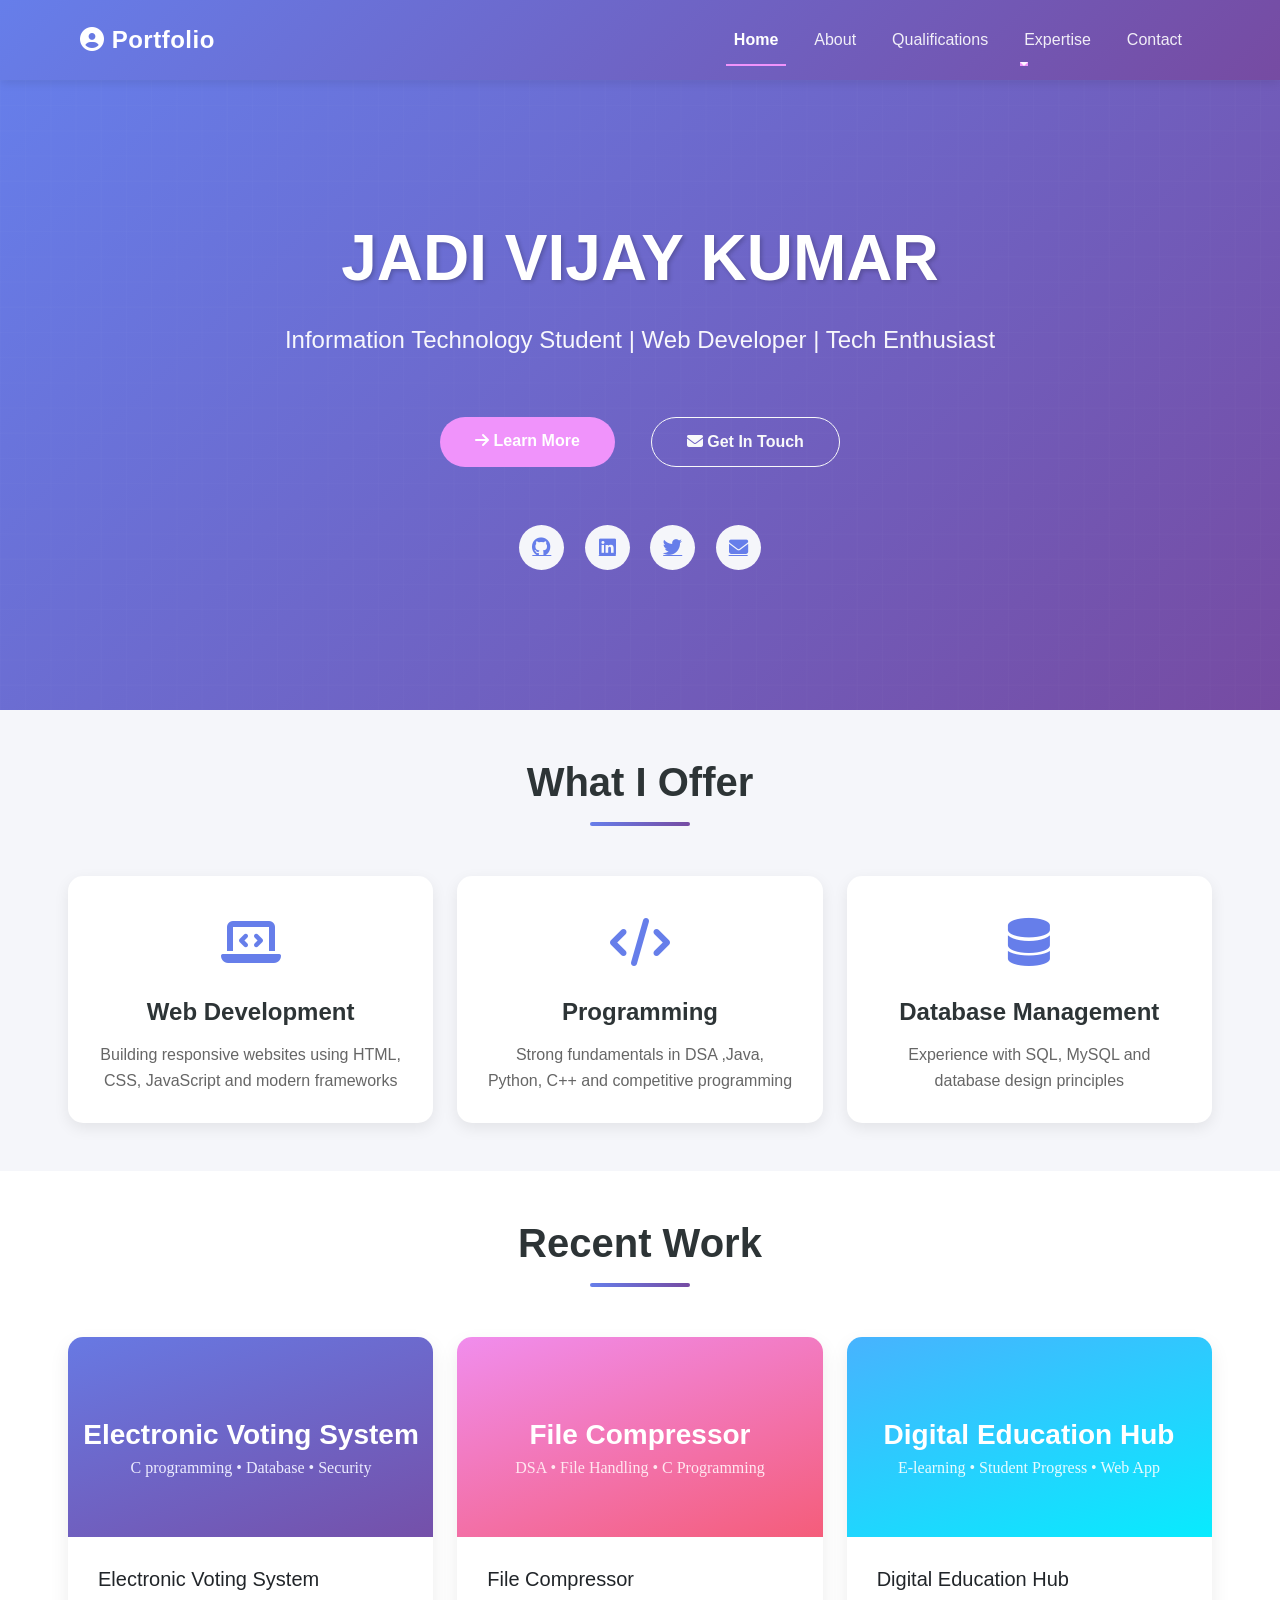
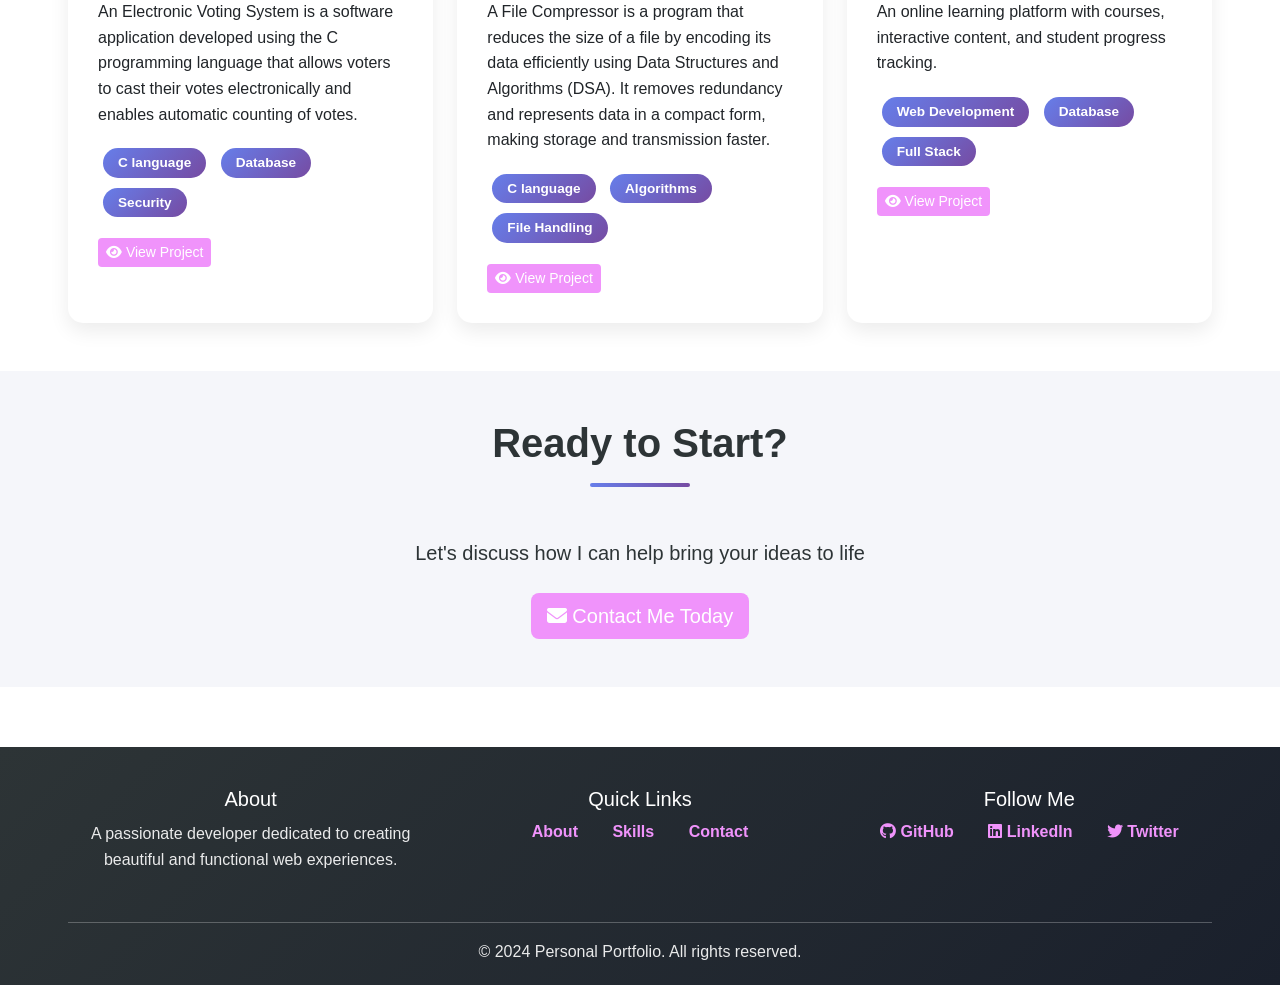
<file: index.html>
<!DOCTYPE html>
<html lang="en">

<head>
  <meta charset="UTF-8">
  <meta name="viewport" content="width=device-width, initial-scale=1.0">
  <meta name="description" content="Professional Portfolio Website - Showcase your skills and projects">
  <meta name="author" content="Portfolio">
  <title>Home - Personal Portfolio</title>

  <!-- Bootstrap 5 CSS -->
  <link href="https://cdn.jsdelivr.net/npm/bootstrap@5.3.0/dist/css/bootstrap.min.css" rel="stylesheet">

  <!-- Font Awesome for Icons -->
  <link rel="stylesheet" href="https://cdnjs.cloudflare.com/ajax/libs/font-awesome/6.4.0/css/all.min.css">

  <!-- Custom CSS -->
  <link rel="stylesheet" href="css/style.css">

  <style>
    .feature-box {
      text-align: center;
      padding: 30px;
      border-radius: 15px;
      background: white;
      box-shadow: 0 5px 15px rgba(0, 0, 0, 0.08);
      transition: all 0.3s ease;
    }

    .feature-box:hover {
      transform: translateY(-10px);
      box-shadow: 0 15px 30px rgba(0, 0, 0, 0.15);
    }

    .feature-icon {
      font-size: 3rem;
      color: var(--primary-color);
      margin-bottom: 15px;
    }

    .feature-box h4 {
      color: var(--dark-color);
      font-weight: 700;
      margin: 15px 0;
    }

    .feature-box p {
      color: #666;
      margin: 0;
    }

    .stats-section {
      background: linear-gradient(135deg, var(--primary-color) 0%, var(--secondary-color) 100%);
      color: white;
      padding: 60px 20px;
    }

    .stat-item {
      text-align: center;
      margin: 20px 0;
    }

    .stat-number {
      font-size: 2.5rem;
      font-weight: 700;
      margin-bottom: 10px;
    }

    .stat-label {
      font-size: 1.1rem;
      opacity: 0.9;
    }
  </style>
</head>

<body>

  <!-- Navigation Bar -->
  <nav class="navbar navbar-expand-lg navbar-dark sticky-top">
    <div class="container-fluid px-lg-5">
      <a class="navbar-brand" href="index.html">
        <i class="fas fa-user-circle"></i> Portfolio
      </a>
      <button class="navbar-toggler" type="button" data-bs-toggle="collapse" data-bs-target="#navbarNav"
        aria-controls="navbarNav" aria-expanded="false" aria-label="Toggle navigation">
        <span class="navbar-toggler-icon"></span>
      </button>
      <div class="collapse navbar-collapse" id="navbarNav">
        <ul class="navbar-nav ms-auto">
          <li class="nav-item">
            <a class="nav-link active" aria-current="page" href="index.html">Home</a>
          </li>
          <li class="nav-item">
            <a class="nav-link" href="about.html">About</a>
          </li>
          <li class="nav-item">
            <a class="nav-link" href="qualifications.html">Qualifications</a>
          </li>
          <li class="nav-item dropdown">
            <a class="nav-link dropdown-toggle" href="#" id="navbarDropdown" role="button" data-bs-toggle="dropdown"
              aria-expanded="false">
              Expertise
            </a>
            <ul class="dropdown-menu" aria-labelledby="navbarDropdown">
              <li><a class="dropdown-item" href="skills.html">Skills</a></li>
              <li><a class="dropdown-item" href="certifications.html">Certifications</a></li>
            </ul>
          </li>
          <li class="nav-item">
            <a class="nav-link" href="contact.html">Contact</a>
          </li>
        </ul>
      </div>
    </div>
  </nav>

  <!-- Hero Section -->
  <section class="hero">
    <div class="hero-content">
      <h1 class="display-3 fw-bold mb-4">JADI VIJAY KUMAR</h1>
      <p class="lead mb-5">Information Technology Student | Web Developer | Tech Enthusiast</p>
      <div class="d-flex flex-wrap justify-content-center gap-3">
        <a href="about.html" class="btn btn-primary btn-lg">
          <i class="fas fa-arrow-right"></i> Learn More
        </a>
        <a href="contact.html" class="btn btn-outline-light btn-lg">
          <i class="fas fa-envelope"></i> Get In Touch
        </a>
      </div>

      <!-- Social Links -->
      <div class="social-links mt-5">
        <a href="https://github.com/vijaykumar352" class="social-icon" data-bs-toggle="tooltip" title="GitHub" data-bs-toggle="tooltip" title="GitHub">
          <i class="fab fa-github"></i>
        </a>
        <a href="https://www.linkedin.com/in/jadi-vijaykumar-2a01b6332?utm_source=share_via&utm_content=profile&utm_medium=member_android" class="social-icon" data-bs-toggle="tooltip" title="LinkedIn" data-bs-toggle="tooltip" title="LinkedIn">
          <i class="fab fa-linkedin"></i>
        </a>
        <a href="#" data-bs-toggle="tooltip" title="Twitter">
          <i class="fab fa-twitter"></i>
        </a>
        <a href="#" data-bs-toggle="tooltip" title="Email">
          <i class="fas fa-envelope"></i>
        </a>
      </div>
    </div>
  </section>

  <!-- Features Section -->
  <section class="py-5" style="background: #f5f6fa;">
    <div class="container-fluid px-lg-5">
      <h2 class="section-title">What I Offer</h2>
      <div class="row g-4">
        <div class="col-md-6 col-lg-4">
          <div class="feature-box">
            <div class="feature-icon">
              <i class="fas fa-laptop-code"></i>
            </div>
            <h4>Web Development</h4>
            <p>Building responsive websites using HTML, CSS, JavaScript and modern frameworks</p>
          </div>
        </div>
        <div class="col-md-6 col-lg-4">
          <div class="feature-box">
            <div class="feature-icon">
              <i class="fas fa-code"></i>
            </div>
            <h4>Programming</h4>
            <p>Strong fundamentals in DSA ,Java, Python, C++ and competitive programming</p>
          </div>
        </div>
        <div class="col-md-6 col-lg-4">
          <div class="feature-box">
            <div class="feature-icon">
              <i class="fas fa-database"></i>
            </div>
            <h4>Database Management</h4>
            <p>Experience with SQL, MySQL and database design principles</p>
          </div>
        </div>
      </div>
    </div>
  </section>

  <!-- Recent Work Section -->
  <section class="py-5">
    <div class="container-fluid px-lg-5">
      <h2 class="section-title">Recent Work</h2>
      <div class="row g-4">
        <div class="col-md-6 col-lg-4">
          <div class="card">
            <img src="assets/images/electronic-voting-system.svg" alt="Electronic Voting System" class="project-img">
            <div class="card-body">
              <h5 class="card-title">Electronic Voting System</h5>
              <p class="card-text">An Electronic Voting System is a software application developed using the C programming language that allows voters to cast their votes electronically and enables automatic counting of votes.</p>
              <div class="mb-3">
                <span class="badge badge-primary">C language</span>
                <span class="badge badge-primary">Database</span>
                <span class="badge badge-primary">Security</span>
              </div>
              <a href="#" class="btn btn-primary btn-sm">
                <i class="fas fa-eye"></i> View Project
              </a>
            </div>
          </div>
        </div>
        <div class="col-md-6 col-lg-4">
          <div class="card">
            <img src="assets/images/file-compressor.svg" alt="File Compressor" class="project-img">
            <div class="card-body">
              <h5 class="card-title">File Compressor</h5>
              <p class="card-text">A File Compressor is a program that reduces the size of a file by encoding its data efficiently using Data Structures and Algorithms (DSA). It removes redundancy and represents data in a compact form, making storage and transmission faster.</p>
              <div class="mb-3">
                <span class="badge badge-primary">C language</span>
                <span class="badge badge-primary">Algorithms</span>
                <span class="badge badge-primary">File Handling</span>
              </div>
              <a href="#" class="btn btn-primary btn-sm">
                <i class="fas fa-eye"></i> View Project
              </a>
            </div>
          </div>
        </div>
        <div class="col-md-6 col-lg-4">
          <div class="card">
            <img src="assets/images/digital-education-hub.svg" alt="Digital Education Hub" class="project-img">
            <div class="card-body">
              <h5 class="card-title">Digital Education Hub</h5>
              <p class="card-text">An online learning platform with courses, interactive content, and student progress tracking.</p>
              <div class="mb-3">
                <span class="badge badge-primary">Web Development</span>
                <span class="badge badge-primary">Database</span>
                <span class="badge badge-primary">Full Stack</span>
              </div>
              <a href="#" class="btn btn-primary btn-sm">
                <i class="fas fa-eye"></i> View Project
              </a>
            </div>
          </div>
        </div>
      </div>
    </div>
  </section>

  <!-- Call to Action Section -->
  <section class="py-5" style="background: #f5f6fa;">
    <div class="container-fluid px-lg-5 text-center">
      <h2 class="section-title">Ready to Start?</h2>
      <p class="fs-5 mb-4">Let's discuss how I can help bring your ideas to life</p>
      <a href="contact.html" class="btn btn-primary btn-lg">
        <i class="fas fa-envelope"></i> Contact Me Today
      </a>
    </div>
  </section>

  <!-- Footer -->
  <footer>
    <div class="container-fluid px-lg-5">
      <div class="row mb-4">
        <div class="col-md-4 mb-3">
          <h5>About</h5>
          <p>A passionate developer dedicated to creating beautiful and functional web experiences.</p>
        </div>
        <div class="col-md-4 mb-3">
          <h5>Quick Links</h5>
          <div class="footer-links">
            <a href="about.html">About</a>
            <a href="skills.html">Skills</a>
            <a href="contact.html">Contact</a>
          </div>
        </div>
        <div class="col-md-4 mb-3">
          <h5>Follow Me</h5>
          <div class="footer-links">
            <a href="https://github.com/vijaykumar352" class="social-icon" data-bs-toggle="tooltip" title="GitHub">
              <i class="fab fa-github"></i> GitHub
            </a>
            <a href="https://www.linkedin.com/in/jadi-vijaykumar-2a01b6332?utm_source=share_via&utm_content=profile&utm_medium=member_android" class="social-icon" data-bs-toggle="tooltip" title="LinkedIn">
              <i class="fab fa-linkedin"></i> LinkedIn
            </a>
            <a href="#"><i class="fab fa-twitter"></i> Twitter</a>
          </div>
        </div>
      </div>
      <hr>
      <p class="mb-0">&copy; 2024 Personal Portfolio. All rights reserved.</p>
    </div>
  </footer>

  <!-- Bootstrap 5 JS Bundle -->
  <script src="https://cdn.jsdelivr.net/npm/bootstrap@5.3.0/dist/js/bootstrap.bundle.min.js"></script>

  <!-- Custom JS -->
  <script src="js/script.js"></script>

</body>

</html>
</file>
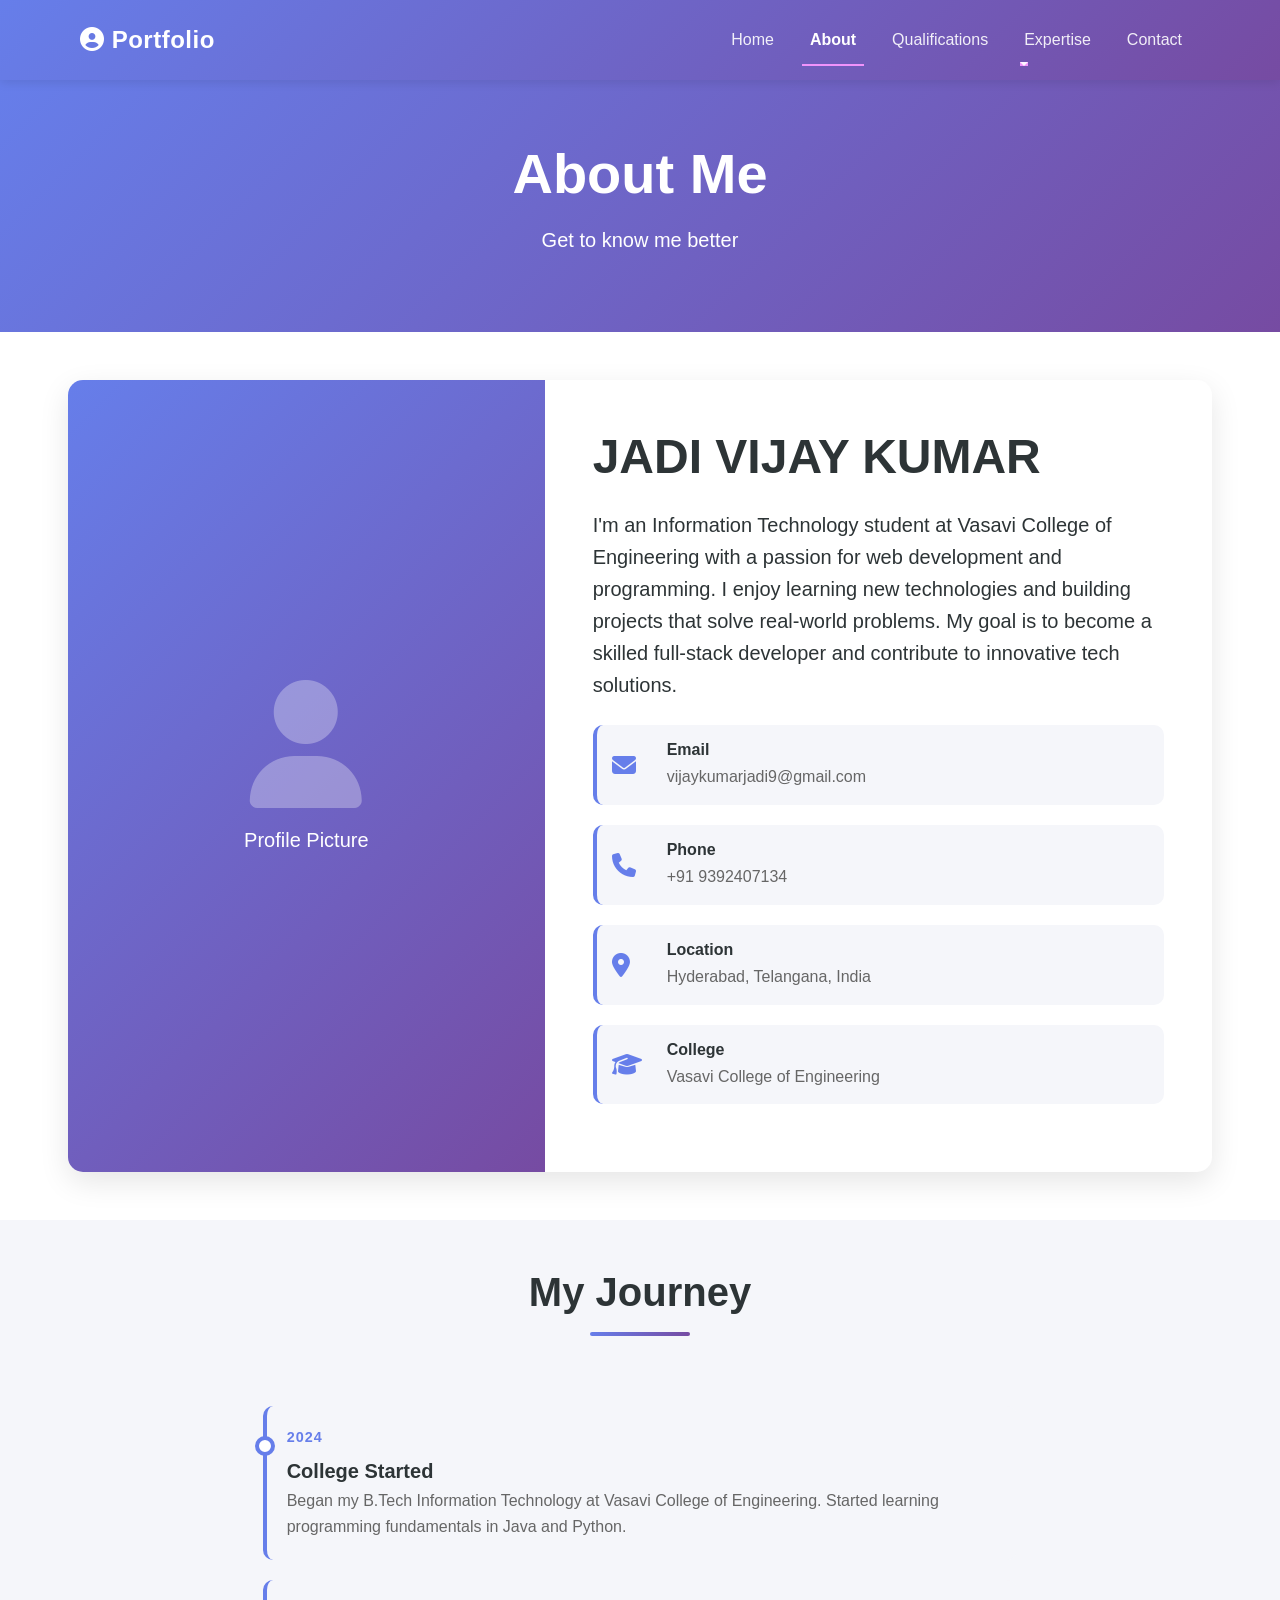
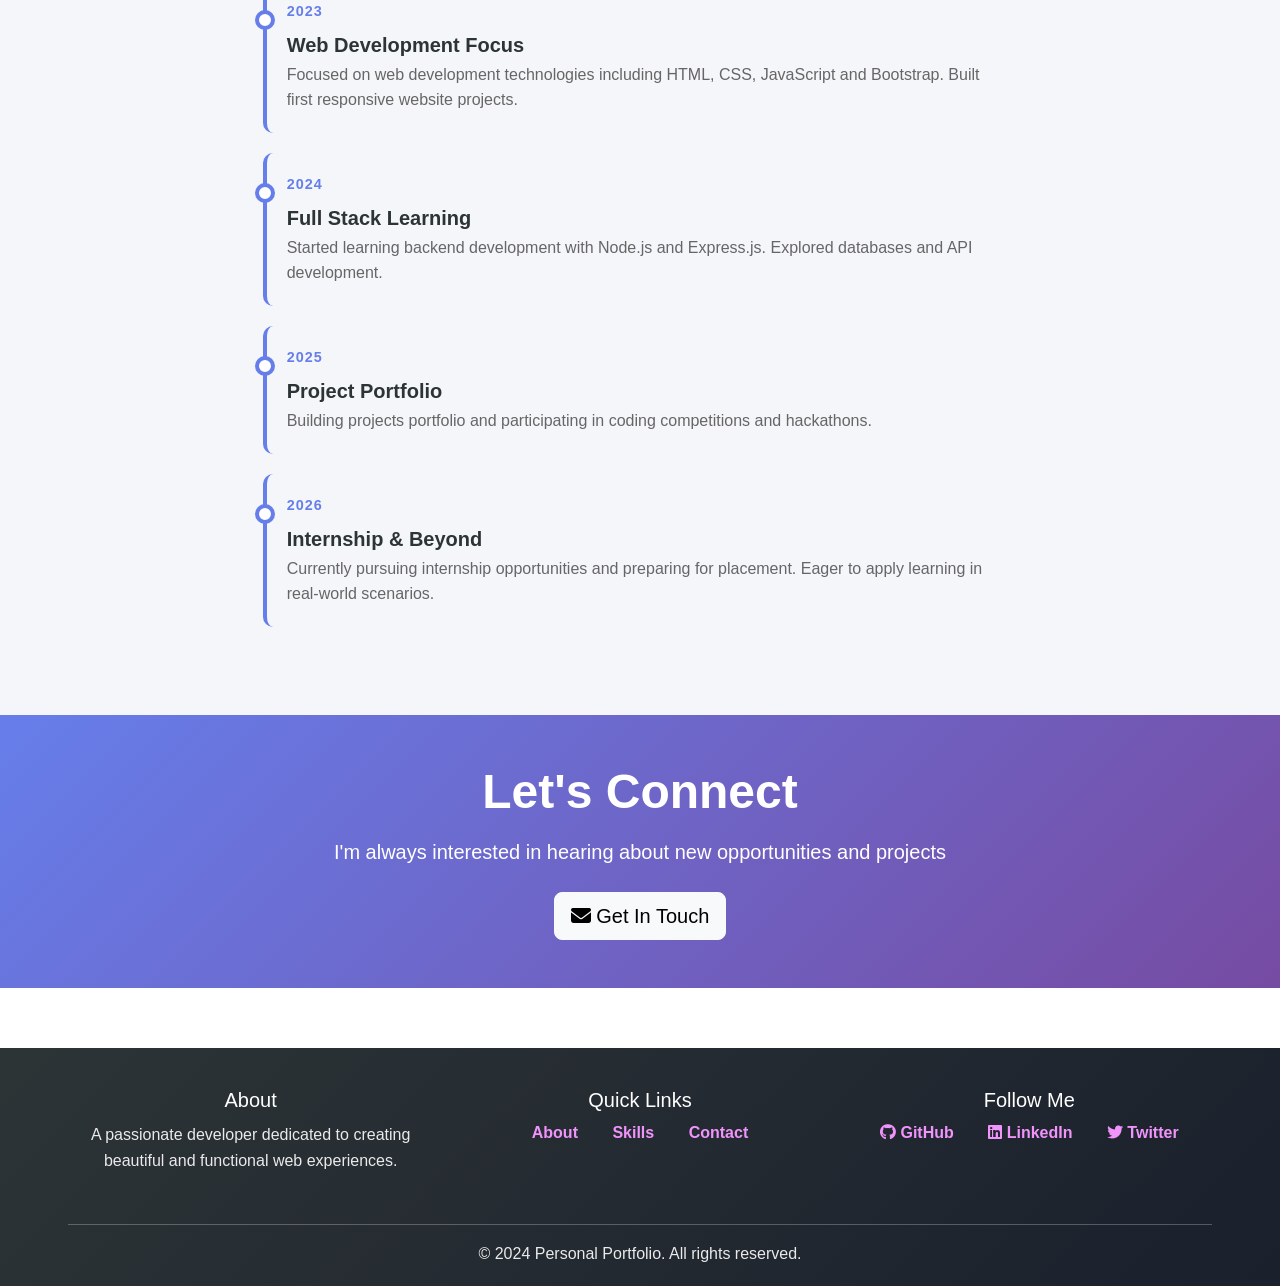
<file: about.html>
<!DOCTYPE html>
<html lang="en">

<head>
  <meta charset="UTF-8">
  <meta name="viewport" content="width=device-width, initial-scale=1.0">
  <meta name="description" content="About Me - Professional Portfolio">
  <title>About - Personal Portfolio</title>

  <!-- Bootstrap 5 CSS -->
  <link href="https://cdn.jsdelivr.net/npm/bootstrap@5.3.0/dist/css/bootstrap.min.css" rel="stylesheet">

  <!-- Font Awesome for Icons -->
  <link rel="stylesheet" href="https://cdnjs.cloudflare.com/ajax/libs/font-awesome/6.4.0/css/all.min.css">

  <!-- Custom CSS -->
  <link rel="stylesheet" href="css/style.css">

  <style>
    .about-container {
      background: white;
      border-radius: 15px;
      overflow: hidden;
      box-shadow: 0 10px 30px rgba(0, 0, 0, 0.1);
    }

    .about-image {
      background: linear-gradient(135deg, var(--primary-color) 0%, var(--secondary-color) 100%);
      display: flex;
      align-items: center;
      justify-content: center;
      min-height: 400px;
    }

    .profile-detail {
      display: flex;
      align-items: center;
      margin: 20px 0;
      padding: 15px;
      background: var(--light-color);
      border-radius: 10px;
      border-left: 4px solid var(--primary-color);
    }

    .profile-detail i {
      font-size: 1.5rem;
      color: var(--primary-color);
      min-width: 40px;
      margin-right: 15px;
    }

    .profile-detail-content h6 {
      font-weight: 700;
      color: var(--dark-color);
      margin: 0 0 5px 0;
    }

    .profile-detail-content p {
      color: #666;
      margin: 0;
    }

    .about-text h3 {
      color: var(--dark-color);
      font-weight: 700;
      margin-bottom: 20px;
    }

    .timeline {
      position: relative;
      padding: 20px 0;
    }

    .timeline-item {
      padding: 20px;
      margin-bottom: 20px;
      background: var(--light-color);
      border-radius: 10px;
      border-left: 4px solid var(--primary-color);
      position: relative;
    }

    .timeline-item::before {
      content: '';
      position: absolute;
      left: -12px;
      top: 30px;
      width: 20px;
      height: 20px;
      background: white;
      border: 4px solid var(--primary-color);
      border-radius: 50%;
    }

    .timeline-year {
      color: var(--primary-color);
      font-weight: 700;
      font-size: 0.9rem;
      text-transform: uppercase;
      letter-spacing: 1px;
    }

    .timeline-item h5 {
      color: var(--dark-color);
      font-weight: 700;
      margin: 10px 0 5px 0;
    }

    .timeline-item p {
      color: #666;
      margin: 0;
    }

    .interests-grid {
      display: grid;
      grid-template-columns: repeat(auto-fit, minmax(150px, 1fr));
      gap: 20px;
      margin-top: 30px;
    }

    .interest-item {
      text-align: center;
      padding: 20px;
      background: var(--light-color);
      border-radius: 10px;
      transition: all 0.3s ease;
    }

    .interest-item:hover {
      background: linear-gradient(135deg, var(--primary-color) 0%, var(--secondary-color) 100%);
      color: white;
      transform: translateY(-5px);
    }

    .interest-item i {
      font-size: 2rem;
      margin-bottom: 10px;
      display: block;
    }

    .interest-item p {
      margin: 0;
      font-weight: 600;
    }
  </style>
</head>

<body>

  <!-- Navigation Bar -->
  <nav class="navbar navbar-expand-lg navbar-dark sticky-top">
    <div class="container-fluid px-lg-5">
      <a class="navbar-brand" href="index.html">
        <i class="fas fa-user-circle"></i> Portfolio
      </a>
      <button class="navbar-toggler" type="button" data-bs-toggle="collapse" data-bs-target="#navbarNav"
        aria-controls="navbarNav" aria-expanded="false" aria-label="Toggle navigation">
        <span class="navbar-toggler-icon"></span>
      </button>
      <div class="collapse navbar-collapse" id="navbarNav">
        <ul class="navbar-nav ms-auto">
          <li class="nav-item">
            <a class="nav-link" href="index.html">Home</a>
          </li>
          <li class="nav-item">
            <a class="nav-link active" href="about.html">About</a>
          </li>
          <li class="nav-item">
            <a class="nav-link" href="qualifications.html">Qualifications</a>
          </li>
          <li class="nav-item dropdown">
            <a class="nav-link dropdown-toggle" href="#" id="navbarDropdown" role="button" data-bs-toggle="dropdown"
              aria-expanded="false">
              Expertise
            </a>
            <ul class="dropdown-menu" aria-labelledby="navbarDropdown">
              <li><a class="dropdown-item" href="skills.html">Skills</a></li>
              <li><a class="dropdown-item" href="certifications.html">Certifications</a></li>
            </ul>
          </li>
          <li class="nav-item">
            <a class="nav-link" href="contact.html">Contact</a>
          </li>
        </ul>
      </div>
    </div>
  </nav>

  <!-- Page Header -->
  <div style="background: linear-gradient(135deg, var(--primary-color) 0%, var(--secondary-color) 100%); color: white; padding: 60px 20px; text-align: center;">
    <h1 class="display-4 fw-bold mb-3">About Me</h1>
    <p class="lead">Get to know me better</p>
  </div>

  <!-- Main Content -->
  <section class="py-5">
    <div class="container-fluid px-lg-5">
      <div class="about-container">
        <div class="row g-0">
          <!-- Left Side - Image -->
          <div class="col-lg-5 about-image">
            <div class="text-center text-white">
              <i class="fas fa-user" style="font-size: 8rem; opacity: 0.3;"></i>
              <p class="mt-3 fs-5">Profile Picture</p>
            </div>
          </div>

          <!-- Right Side - Content -->
          <div class="col-lg-7 p-5 about-text">
            <h2 class="display-5 fw-bold mb-4">JADI VIJAY KUMAR</h2>
            <p class="fs-5 mb-4">
              I'm an Information Technology student at Vasavi College of Engineering with a passion for web development 
              and programming. I enjoy learning new technologies and building projects that solve real-world problems. 
              My goal is to become a skilled full-stack developer and contribute to innovative tech solutions.
            </p>

            <!-- Profile Details -->
            <div class="profile-detail">
              <i class="fas fa-envelope"></i>
              <div class="profile-detail-content">
                <h6>Email</h6>
                <p>vijaykumarjadi9@gmail.com</p>
              </div>
            </div>

            <div class="profile-detail">
              <i class="fas fa-phone"></i>
              <div class="profile-detail-content">
                <h6>Phone</h6>
                <p>+91 9392407134</p>
              </div>
            </div>

            <div class="profile-detail">
              <i class="fas fa-map-marker-alt"></i>
              <div class="profile-detail-content">
                <h6>Location</h6>
                <p>Hyderabad, Telangana, India</p>
              </div>
            </div>

            <div class="profile-detail">
              <i class="fas fa-graduation-cap"></i>
              <div class="profile-detail-content">
                <h6>College</h6>
                <p>Vasavi College of Engineering</p>
              </div>
            </div>
          </div>
        </div>
      </div>
    </div>
  </section>

  <!-- Journey Section -->
  <section class="py-5" style="background: #f5f6fa;">
    <div class="container-fluid px-lg-5">
      <h2 class="section-title">My Journey</h2>
      <div class="row">
        <div class="col-lg-8 mx-auto">
          <div class="timeline">
            <div class="timeline-item">
              <div class="timeline-year">2024</div>
              <h5>College Started</h5>
              <p>Began my B.Tech Information Technology at Vasavi College of Engineering. Started learning programming fundamentals in Java and Python.</p>
            </div>

            <div class="timeline-item">
              <div class="timeline-year">2023</div>
              <h5>Web Development Focus</h5>
              <p>Focused on web development technologies including HTML, CSS, JavaScript and Bootstrap. Built first responsive website projects.</p>
            </div>

            <div class="timeline-item">
              <div class="timeline-year">2024</div>
              <h5>Full Stack Learning</h5>
              <p>Started learning backend development with Node.js and Express.js. Explored databases and API development.</p>
            </div>

            <div class="timeline-item">
              <div class="timeline-year">2025</div>
              <h5>Project Portfolio</h5>
              <p>Building projects portfolio and participating in coding competitions and hackathons.</p>
            </div>

            <div class="timeline-item">
              <div class="timeline-year">2026</div>
              <h5>Internship & Beyond</h5>
              <p>Currently pursuing internship opportunities and preparing for placement. Eager to apply learning in real-world scenarios.</p>
            </div>
          </div>
        </div>
      </div>
    </div>
  </section>

  

  <!-- Call to Action -->
  <section class="py-5" style="background: linear-gradient(135deg, var(--primary-color) 0%, var(--secondary-color) 100%); color: white;">
    <div class="container-fluid px-lg-5 text-center">
      <h2 class="display-5 fw-bold mb-3">Let's Connect</h2>
      <p class="fs-5 mb-4">I'm always interested in hearing about new opportunities and projects</p>
      <a href="contact.html" class="btn btn-light btn-lg">
        <i class="fas fa-envelope"></i> Get In Touch
      </a>
    </div>
  </section>

  <!-- Footer -->
  <footer>
    <div class="container-fluid px-lg-5">
      <div class="row mb-4">
        <div class="col-md-4 mb-3">
          <h5>About</h5>
          <p>A passionate developer dedicated to creating beautiful and functional web experiences.</p>
        </div>
        <div class="col-md-4 mb-3">
          <h5>Quick Links</h5>
          <div class="footer-links">
            <a href="about.html">About</a>
            <a href="skills.html">Skills</a>
            <a href="contact.html">Contact</a>
          </div>
        </div>
        <div class="col-md-4 mb-3">
          <h5>Follow Me</h5>
          <div class="footer-links">
            <a href="#"><i class="fab fa-github"></i> GitHub</a>
            <a href="#"><i class="fab fa-linkedin"></i> LinkedIn</a>
            <a href="#"><i class="fab fa-twitter"></i> Twitter</a>
          </div>
        </div>
      </div>
      <hr>
      <p class="mb-0">&copy; 2024 Personal Portfolio. All rights reserved.</p>
    </div>
  </footer>

  <!-- Bootstrap 5 JS Bundle -->
  <script src="https://cdn.jsdelivr.net/npm/bootstrap@5.3.0/dist/js/bootstrap.bundle.min.js"></script>

  <!-- Custom JS -->
  <script src="js/script.js"></script>

</body>

</html>
</file>
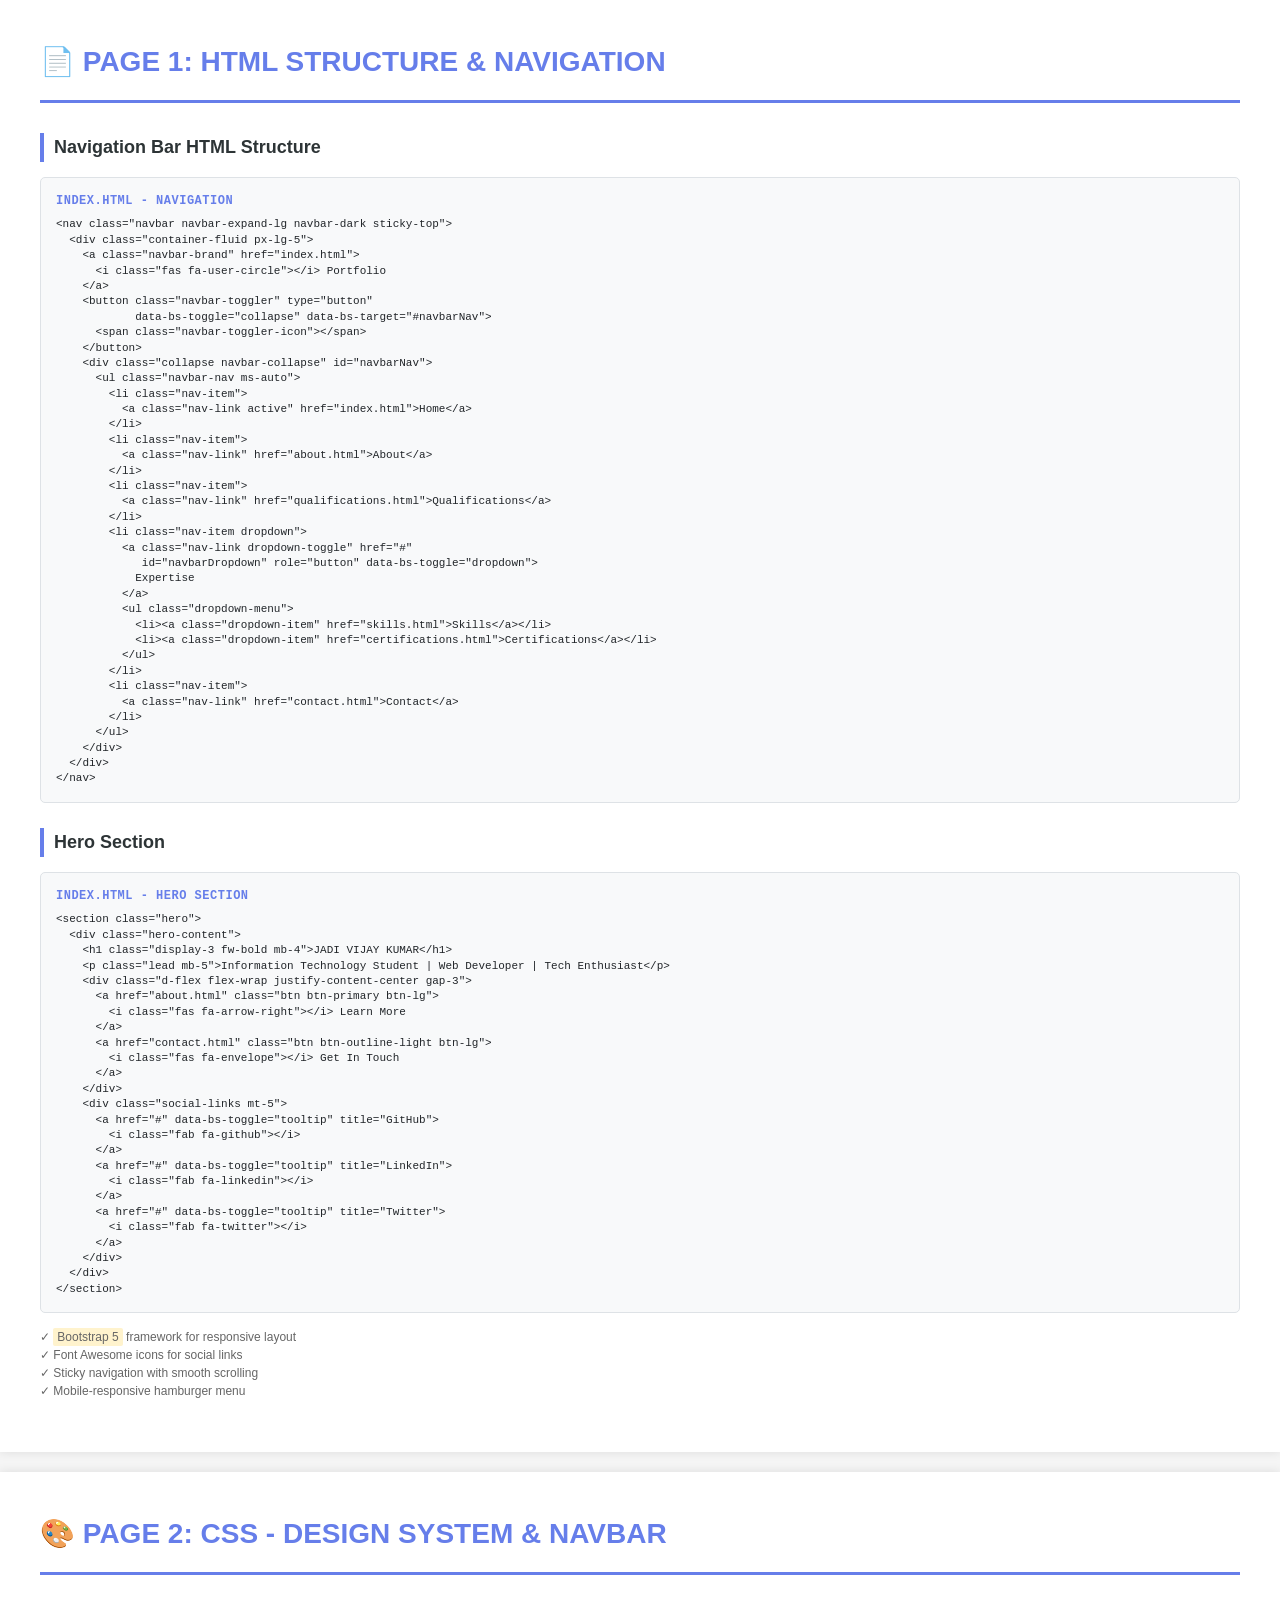
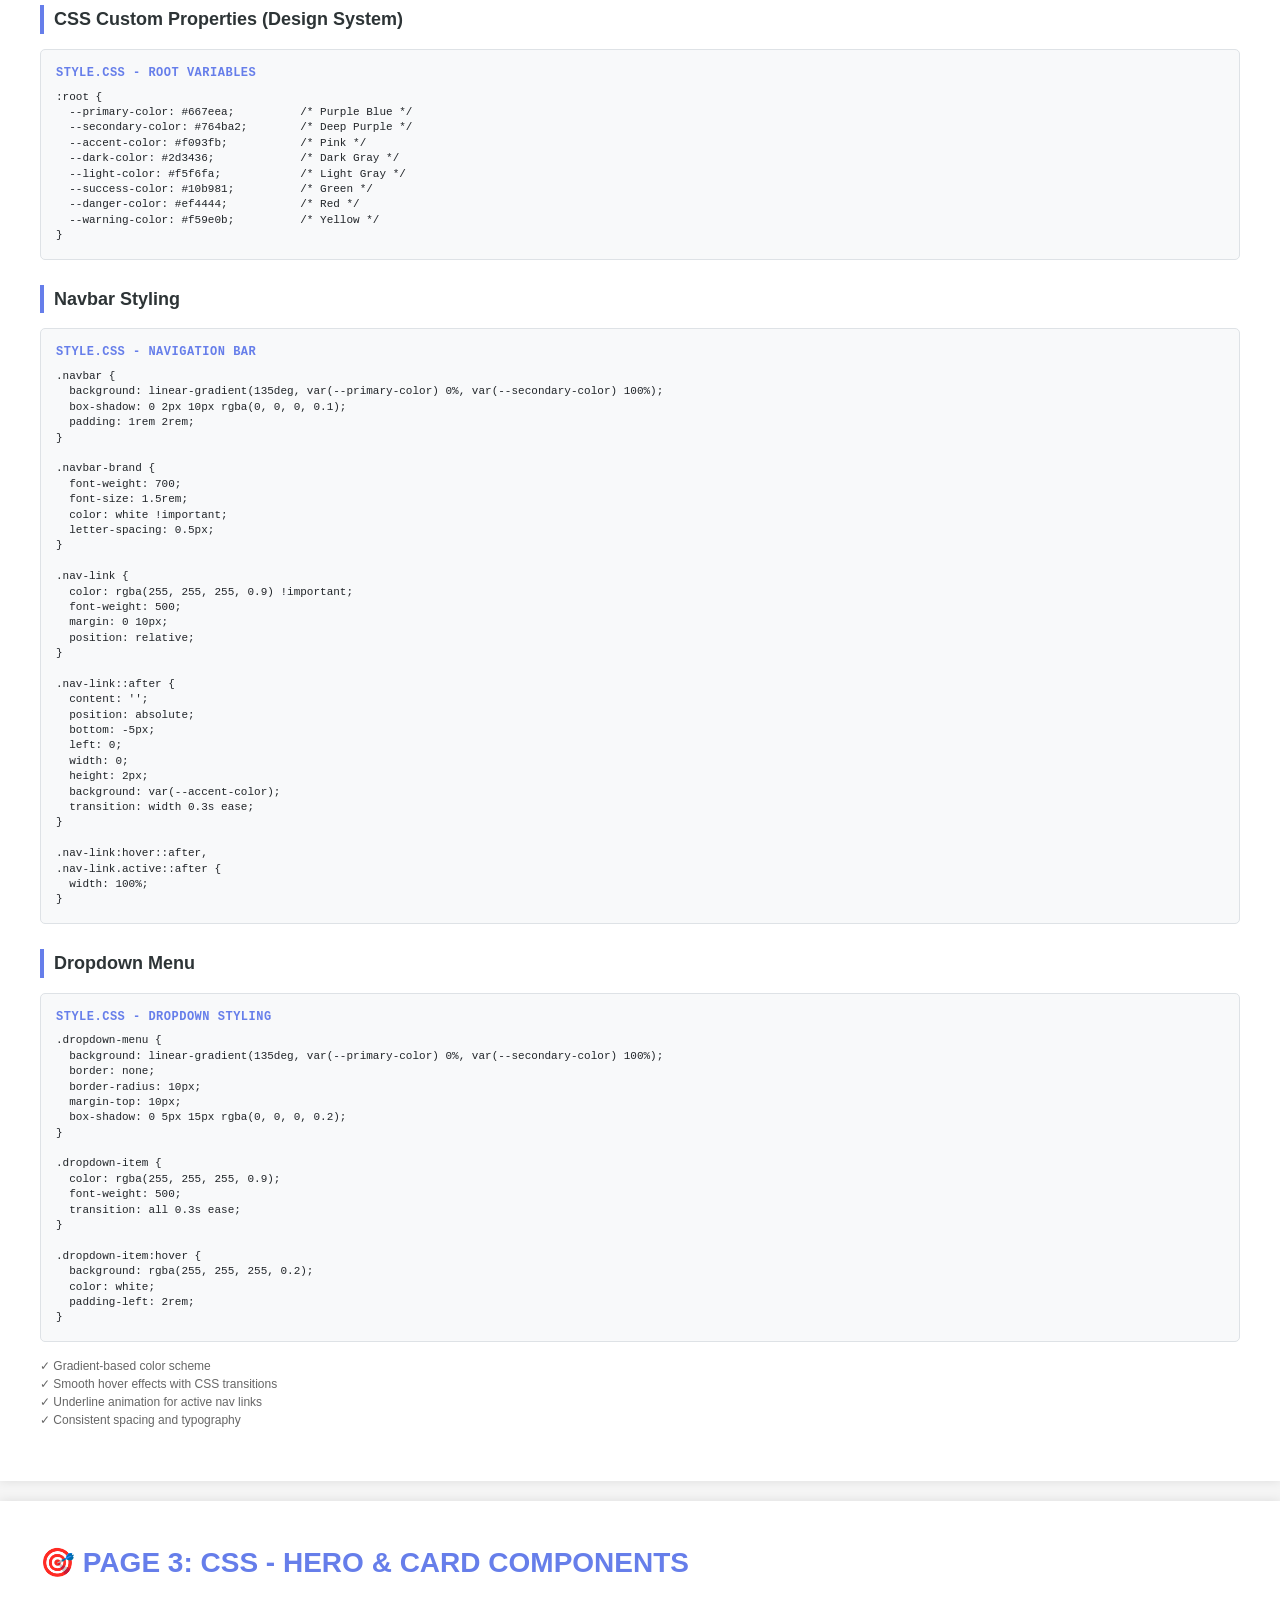
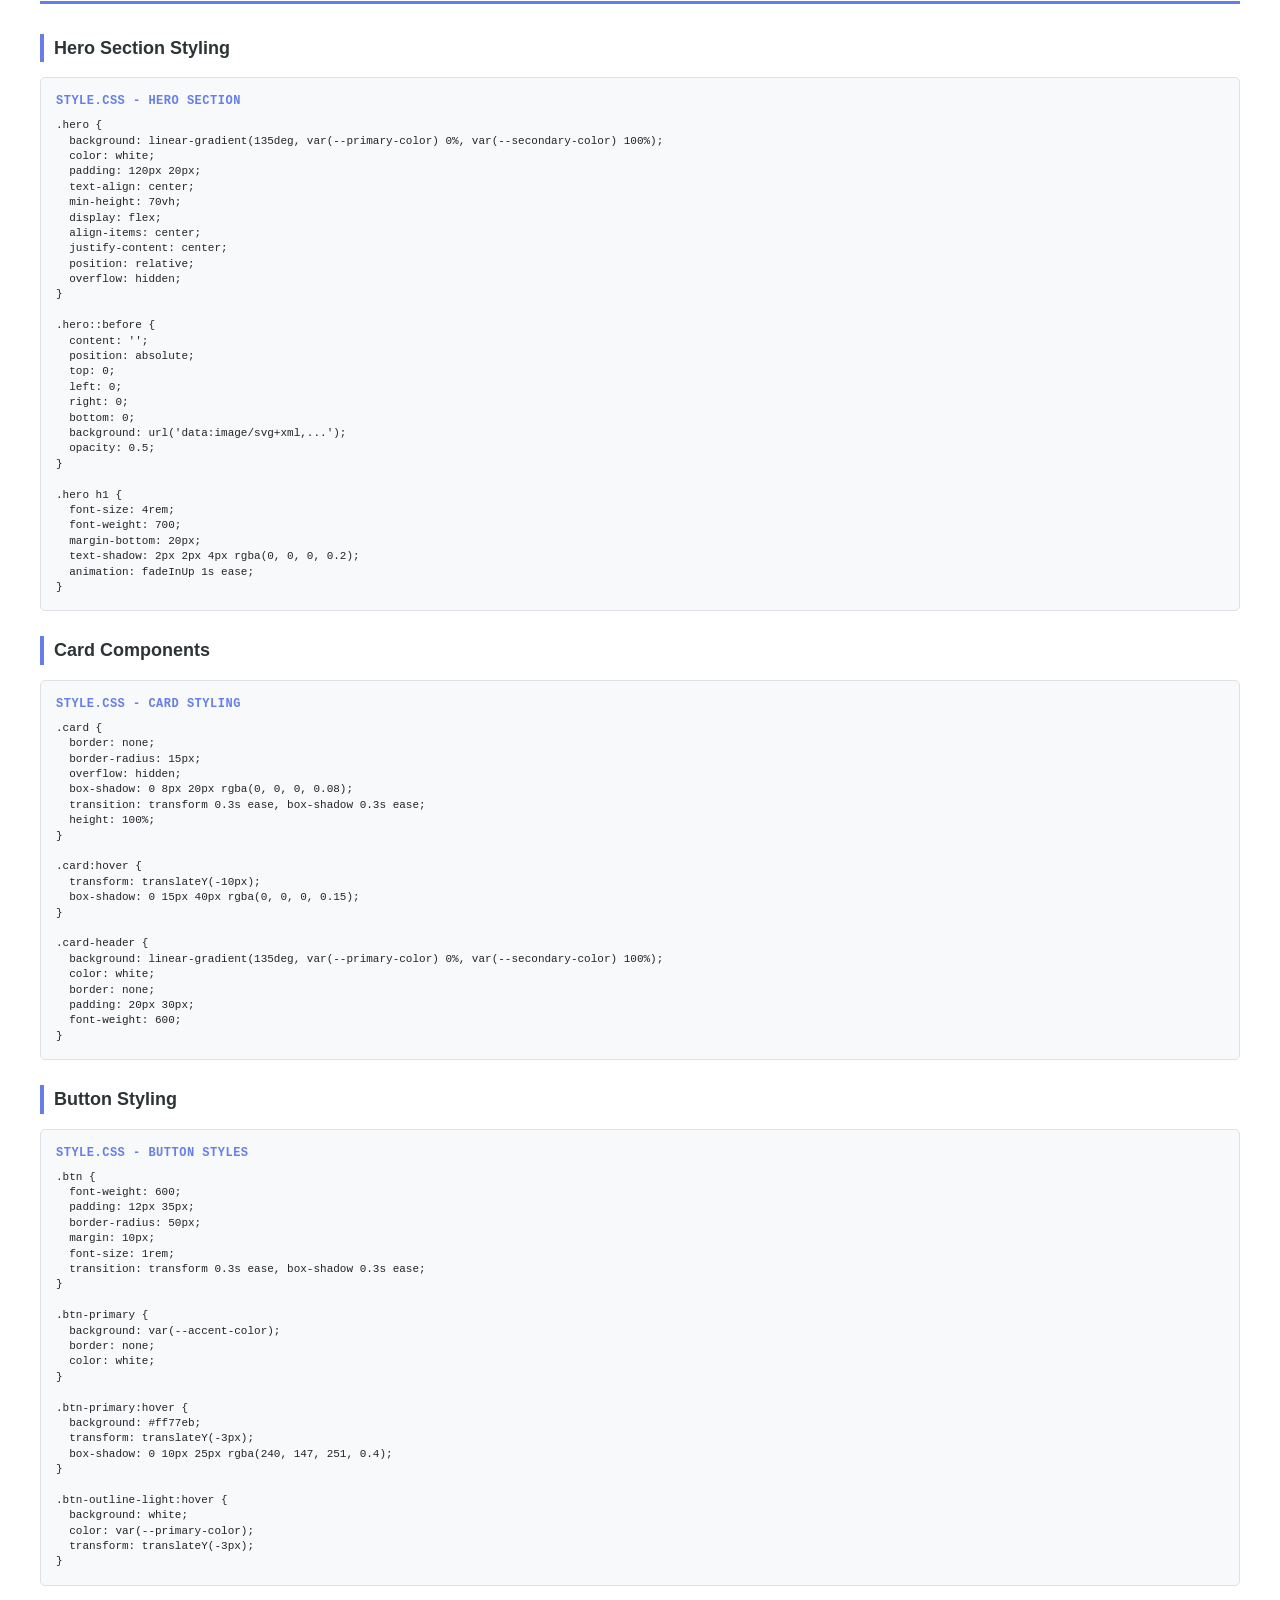
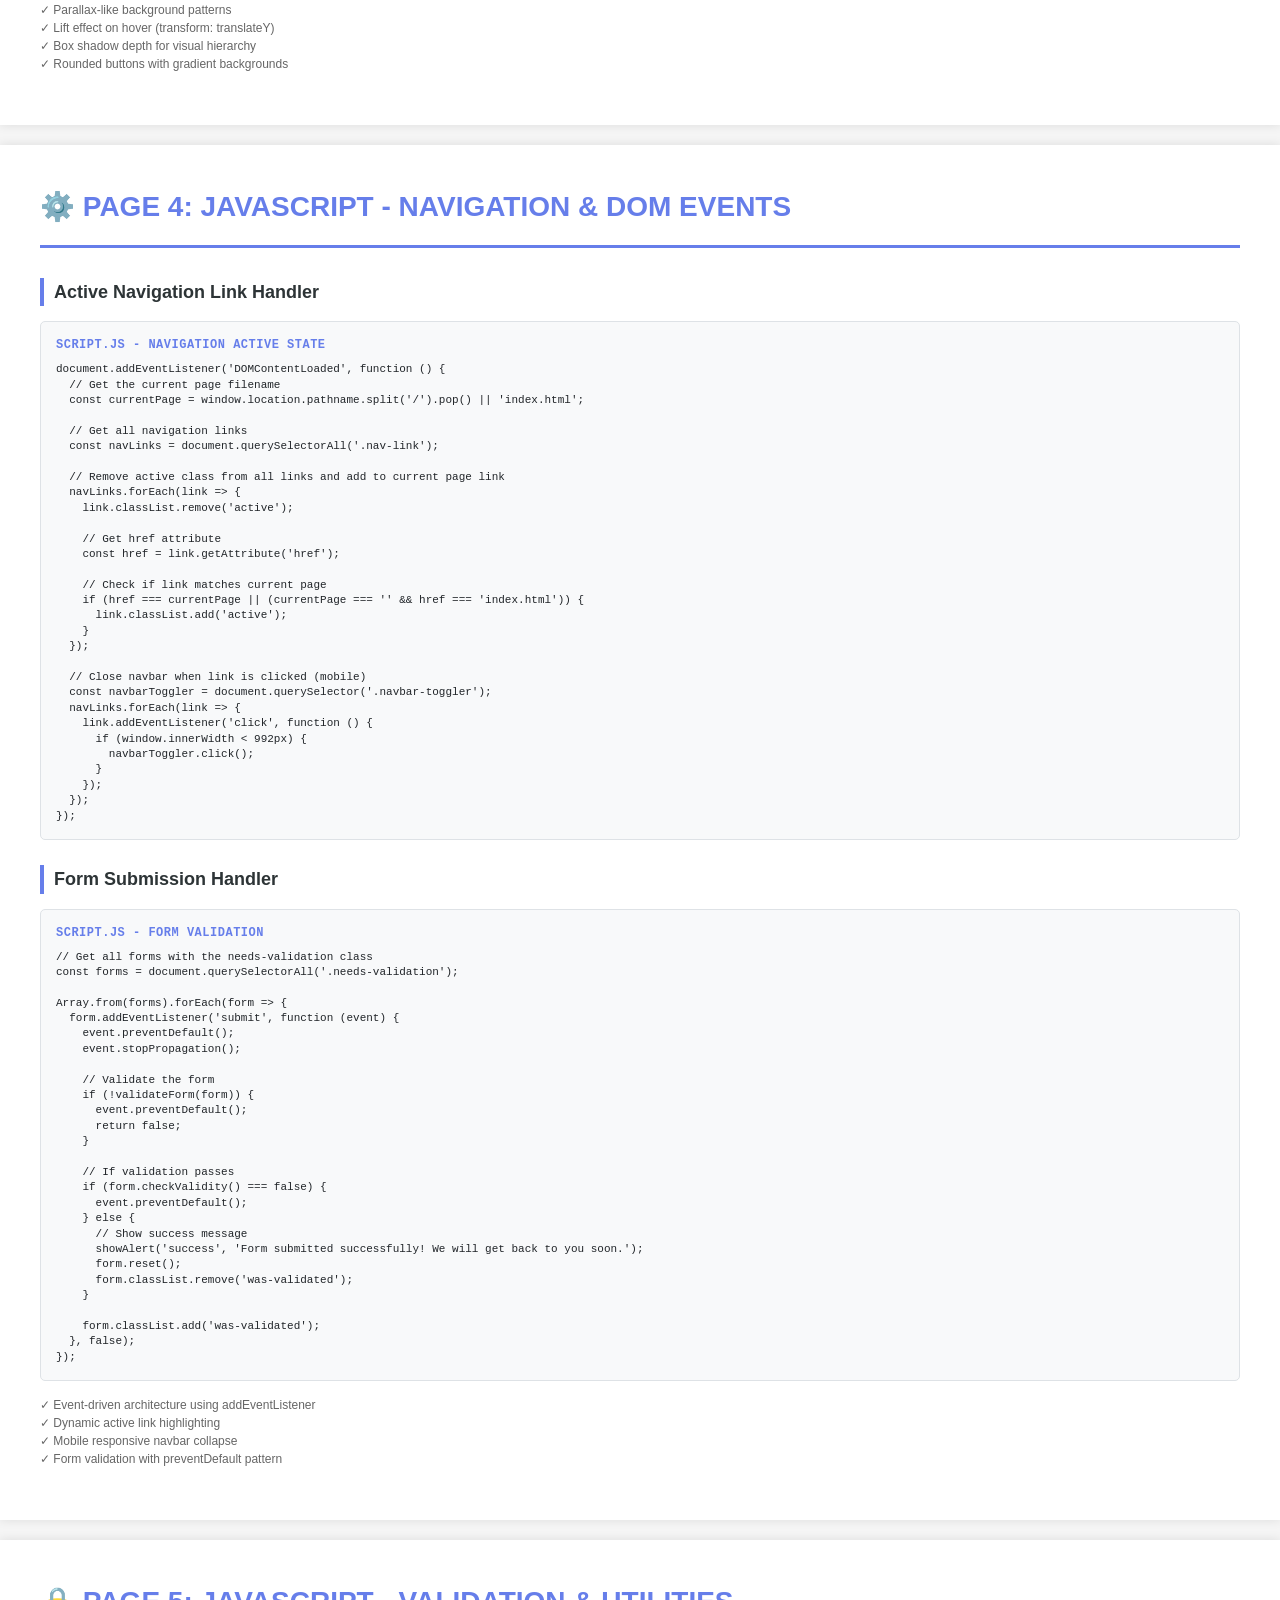
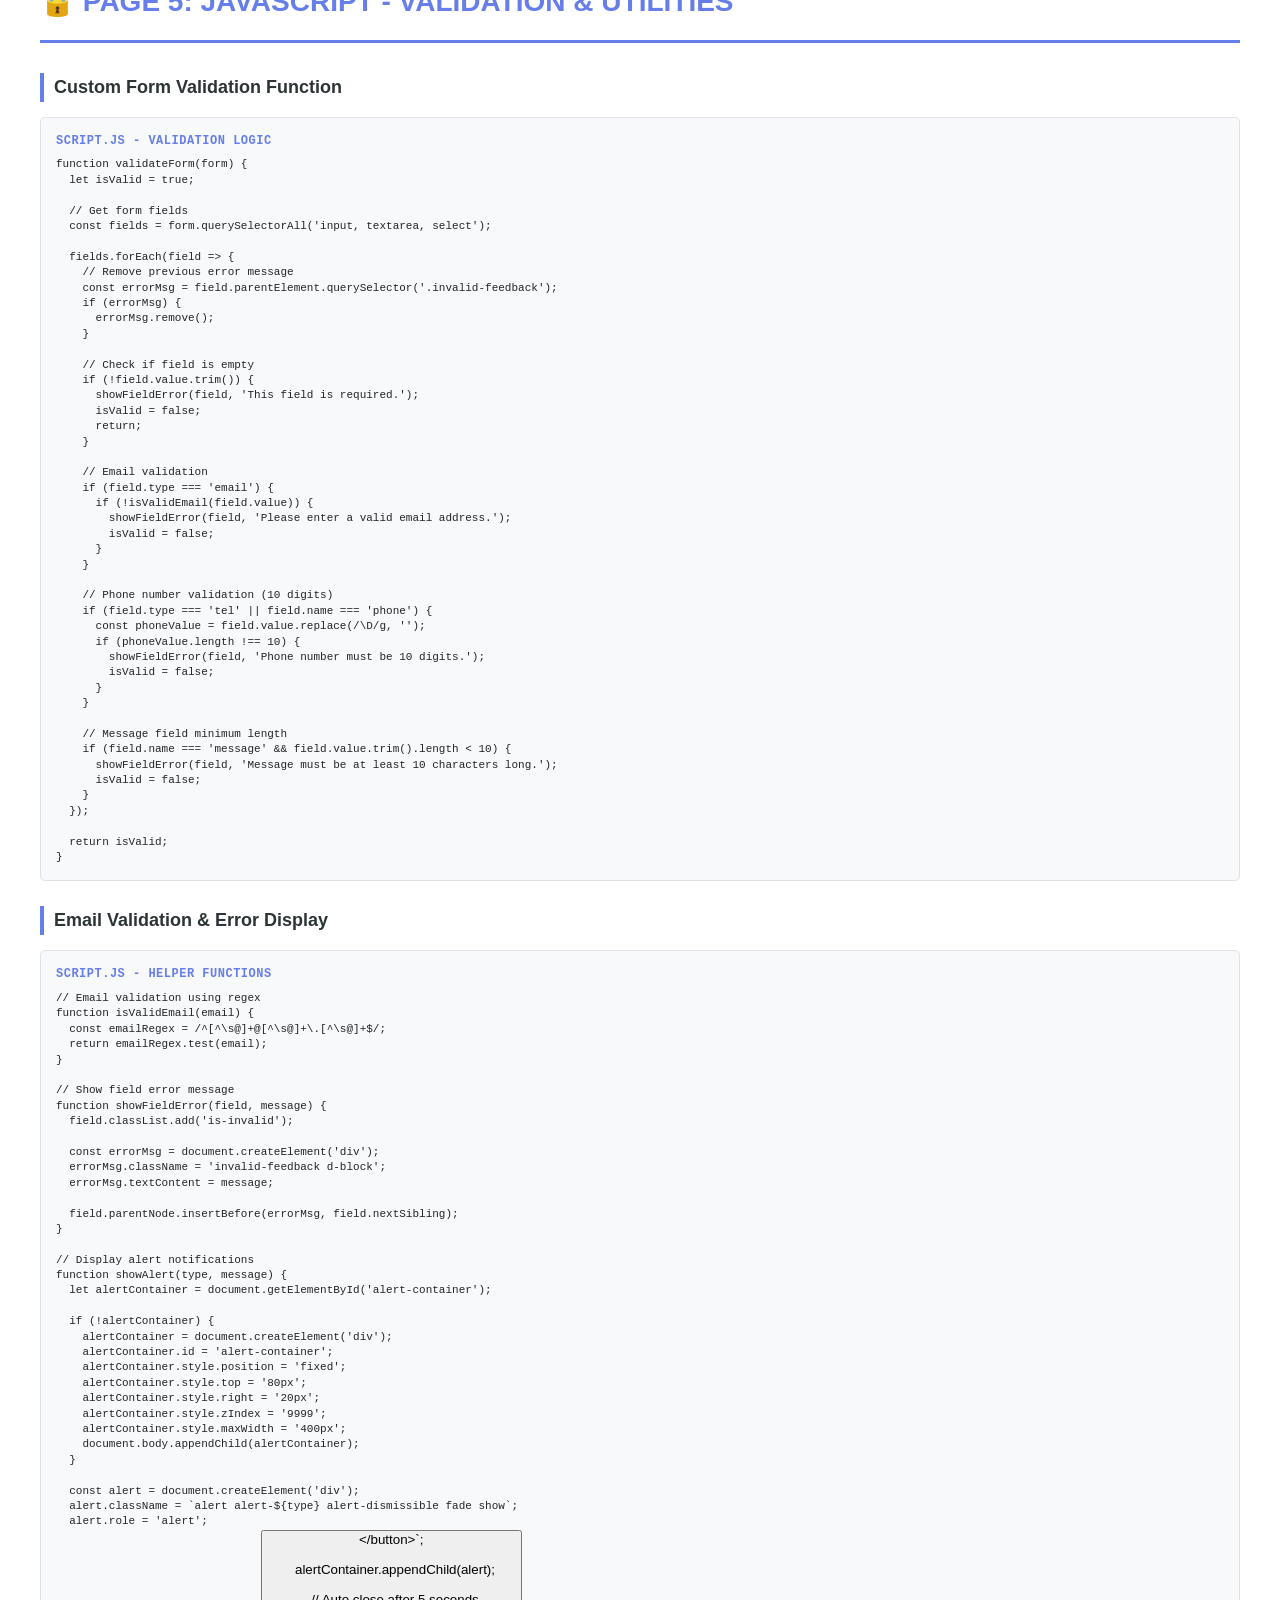
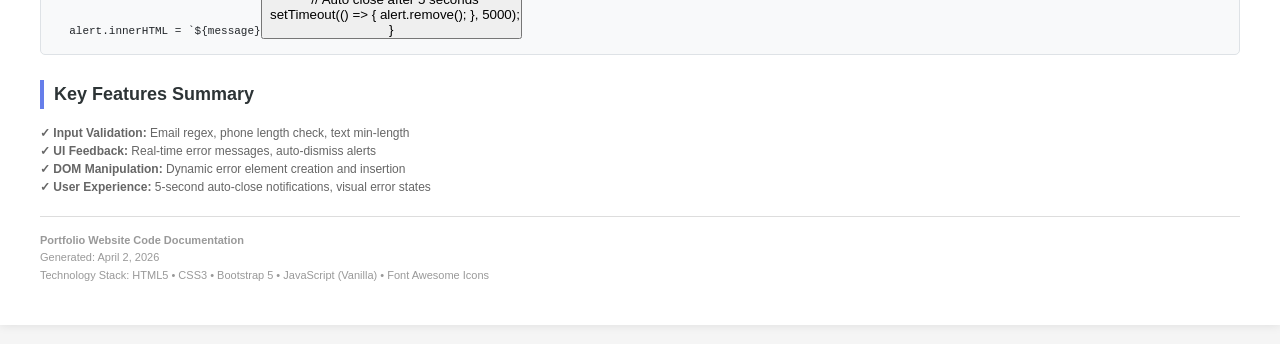
<file: CODE_DOCUMENTATION.html>
<!DOCTYPE html>
<html lang="en">
<head>
    <meta charset="UTF-8">
    <meta name="viewport" content="width=device-width, initial-scale=1.0">
    <title>Website Code Documentation</title>
    <style>
        * {
            margin: 0;
            padding: 0;
            box-sizing: border-box;
        }
        
        body {
            font-family: 'Segoe UI', Tahoma, Geneva, Verdana, sans-serif;
            line-height: 1.6;
            color: #333;
            background: #f5f5f5;
        }
        
        .page {
            page-break-after: always;
            background: white;
            padding: 40px;
            margin-bottom: 20px;
            min-height: 27cm;
            box-shadow: 0 0 10px rgba(0,0,0,0.1);
        }
        
        .page:last-child {
            page-break-after: avoid;
        }
        
        .page-title {
            font-size: 28px;
            font-weight: 700;
            color: #667eea;
            margin-bottom: 30px;
            border-bottom: 3px solid #667eea;
            padding-bottom: 15px;
        }
        
        .section-header {
            font-size: 18px;
            font-weight: 600;
            color: #2d3436;
            margin-top: 25px;
            margin-bottom: 15px;
            border-left: 4px solid #667eea;
            padding-left: 10px;
        }
        
        .code-block {
            background: #f8f9fa;
            border: 1px solid #dee2e6;
            border-radius: 5px;
            padding: 15px;
            margin: 15px 0;
            font-family: 'Courier New', monospace;
            font-size: 11px;
            overflow-x: auto;
            line-height: 1.4;
            color: #212529;
        }
        
        .code-title {
            font-size: 12px;
            font-weight: 600;
            color: #667eea;
            margin-bottom: 8px;
            text-transform: uppercase;
            letter-spacing: 0.5px;
        }
        
        .description {
            font-size: 12px;
            color: #666;
            margin: 12px 0;
            line-height: 1.5;
        }
        
        .highlight {
            background: #fff3cd;
            padding: 2px 4px;
            border-radius: 2px;
        }
        
        .header-meta {
            font-size: 11px;
            color: #999;
            margin-top: 20px;
            padding-top: 15px;
            border-top: 1px solid #ddd;
        }
        
        @media print {
            body {
                background: white;
            }
            .page {
                page-break-after: always;
                box-shadow: none;
                margin-bottom: 0;
            }
        }
    </style>
</head>
<body>

<!-- PAGE 1: HTML STRUCTURE -->
<div class="page">
    <h1 class="page-title">📄 PAGE 1: HTML STRUCTURE & NAVIGATION</h1>
    
    <div class="section-header">Navigation Bar HTML Structure</div>
    <div class="code-block">
        <div class="code-title">index.html - Navigation</div>
        <pre>&lt;nav class="navbar navbar-expand-lg navbar-dark sticky-top"&gt;
  &lt;div class="container-fluid px-lg-5"&gt;
    &lt;a class="navbar-brand" href="index.html"&gt;
      &lt;i class="fas fa-user-circle"&gt;&lt;/i&gt; Portfolio
    &lt;/a&gt;
    &lt;button class="navbar-toggler" type="button" 
            data-bs-toggle="collapse" data-bs-target="#navbarNav"&gt;
      &lt;span class="navbar-toggler-icon"&gt;&lt;/span&gt;
    &lt;/button&gt;
    &lt;div class="collapse navbar-collapse" id="navbarNav"&gt;
      &lt;ul class="navbar-nav ms-auto"&gt;
        &lt;li class="nav-item"&gt;
          &lt;a class="nav-link active" href="index.html"&gt;Home&lt;/a&gt;
        &lt;/li&gt;
        &lt;li class="nav-item"&gt;
          &lt;a class="nav-link" href="about.html"&gt;About&lt;/a&gt;
        &lt;/li&gt;
        &lt;li class="nav-item"&gt;
          &lt;a class="nav-link" href="qualifications.html"&gt;Qualifications&lt;/a&gt;
        &lt;/li&gt;
        &lt;li class="nav-item dropdown"&gt;
          &lt;a class="nav-link dropdown-toggle" href="#" 
             id="navbarDropdown" role="button" data-bs-toggle="dropdown"&gt;
            Expertise
          &lt;/a&gt;
          &lt;ul class="dropdown-menu"&gt;
            &lt;li&gt;&lt;a class="dropdown-item" href="skills.html"&gt;Skills&lt;/a&gt;&lt;/li&gt;
            &lt;li&gt;&lt;a class="dropdown-item" href="certifications.html"&gt;Certifications&lt;/a&gt;&lt;/li&gt;
          &lt;/ul&gt;
        &lt;/li&gt;
        &lt;li class="nav-item"&gt;
          &lt;a class="nav-link" href="contact.html"&gt;Contact&lt;/a&gt;
        &lt;/li&gt;
      &lt;/ul&gt;
    &lt;/div&gt;
  &lt;/div&gt;
&lt;/nav&gt;</pre>
    </div>
    
    <div class="section-header">Hero Section</div>
    <div class="code-block">
        <div class="code-title">index.html - Hero Section</div>
        <pre>&lt;section class="hero"&gt;
  &lt;div class="hero-content"&gt;
    &lt;h1 class="display-3 fw-bold mb-4"&gt;JADI VIJAY KUMAR&lt;/h1&gt;
    &lt;p class="lead mb-5"&gt;Information Technology Student | Web Developer | Tech Enthusiast&lt;/p&gt;
    &lt;div class="d-flex flex-wrap justify-content-center gap-3"&gt;
      &lt;a href="about.html" class="btn btn-primary btn-lg"&gt;
        &lt;i class="fas fa-arrow-right"&gt;&lt;/i&gt; Learn More
      &lt;/a&gt;
      &lt;a href="contact.html" class="btn btn-outline-light btn-lg"&gt;
        &lt;i class="fas fa-envelope"&gt;&lt;/i&gt; Get In Touch
      &lt;/a&gt;
    &lt;/div&gt;
    &lt;div class="social-links mt-5"&gt;
      &lt;a href="#" data-bs-toggle="tooltip" title="GitHub"&gt;
        &lt;i class="fab fa-github"&gt;&lt;/i&gt;
      &lt;/a&gt;
      &lt;a href="#" data-bs-toggle="tooltip" title="LinkedIn"&gt;
        &lt;i class="fab fa-linkedin"&gt;&lt;/i&gt;
      &lt;/a&gt;
      &lt;a href="#" data-bs-toggle="tooltip" title="Twitter"&gt;
        &lt;i class="fab fa-twitter"&gt;&lt;/i&gt;
      &lt;/a&gt;
    &lt;/div&gt;
  &lt;/div&gt;
&lt;/section&gt;</pre>
    </div>
    
    <div class="description">
        ✓ <span class="highlight">Bootstrap 5</span> framework for responsive layout<br>
        ✓ Font Awesome icons for social links<br>
        ✓ Sticky navigation with smooth scrolling<br>
        ✓ Mobile-responsive hamburger menu
    </div>
</div>

<!-- PAGE 2: CSS STYLING - VARIABLES & NAVBAR -->
<div class="page">
    <h1 class="page-title">🎨 PAGE 2: CSS - DESIGN SYSTEM & NAVBAR</h1>
    
    <div class="section-header">CSS Custom Properties (Design System)</div>
    <div class="code-block">
        <div class="code-title">style.css - Root Variables</div>
        <pre>:root {
  --primary-color: #667eea;          /* Purple Blue */
  --secondary-color: #764ba2;        /* Deep Purple */
  --accent-color: #f093fb;           /* Pink */
  --dark-color: #2d3436;             /* Dark Gray */
  --light-color: #f5f6fa;            /* Light Gray */
  --success-color: #10b981;          /* Green */
  --danger-color: #ef4444;           /* Red */
  --warning-color: #f59e0b;          /* Yellow */
}</pre>
    </div>
    
    <div class="section-header">Navbar Styling</div>
    <div class="code-block">
        <div class="code-title">style.css - Navigation Bar</div>
        <pre>.navbar {
  background: linear-gradient(135deg, var(--primary-color) 0%, var(--secondary-color) 100%);
  box-shadow: 0 2px 10px rgba(0, 0, 0, 0.1);
  padding: 1rem 2rem;
}

.navbar-brand {
  font-weight: 700;
  font-size: 1.5rem;
  color: white !important;
  letter-spacing: 0.5px;
}

.nav-link {
  color: rgba(255, 255, 255, 0.9) !important;
  font-weight: 500;
  margin: 0 10px;
  position: relative;
}

.nav-link::after {
  content: '';
  position: absolute;
  bottom: -5px;
  left: 0;
  width: 0;
  height: 2px;
  background: var(--accent-color);
  transition: width 0.3s ease;
}

.nav-link:hover::after,
.nav-link.active::after {
  width: 100%;
}</pre>
    </div>
    
    <div class="section-header">Dropdown Menu</div>
    <div class="code-block">
        <div class="code-title">style.css - Dropdown Styling</div>
        <pre>.dropdown-menu {
  background: linear-gradient(135deg, var(--primary-color) 0%, var(--secondary-color) 100%);
  border: none;
  border-radius: 10px;
  margin-top: 10px;
  box-shadow: 0 5px 15px rgba(0, 0, 0, 0.2);
}

.dropdown-item {
  color: rgba(255, 255, 255, 0.9);
  font-weight: 500;
  transition: all 0.3s ease;
}

.dropdown-item:hover {
  background: rgba(255, 255, 255, 0.2);
  color: white;
  padding-left: 2rem;
}</pre>
    </div>
    
    <div class="description">
        ✓ Gradient-based color scheme<br>
        ✓ Smooth hover effects with CSS transitions<br>
        ✓ Underline animation for active nav links<br>
        ✓ Consistent spacing and typography
    </div>
</div>

<!-- PAGE 3: CSS STYLING - COMPONENTS -->
<div class="page">
    <h1 class="page-title">🎯 PAGE 3: CSS - HERO & CARD COMPONENTS</h1>
    
    <div class="section-header">Hero Section Styling</div>
    <div class="code-block">
        <div class="code-title">style.css - Hero Section</div>
        <pre>.hero {
  background: linear-gradient(135deg, var(--primary-color) 0%, var(--secondary-color) 100%);
  color: white;
  padding: 120px 20px;
  text-align: center;
  min-height: 70vh;
  display: flex;
  align-items: center;
  justify-content: center;
  position: relative;
  overflow: hidden;
}

.hero::before {
  content: '';
  position: absolute;
  top: 0;
  left: 0;
  right: 0;
  bottom: 0;
  background: url('data:image/svg+xml,...');
  opacity: 0.5;
}

.hero h1 {
  font-size: 4rem;
  font-weight: 700;
  margin-bottom: 20px;
  text-shadow: 2px 2px 4px rgba(0, 0, 0, 0.2);
  animation: fadeInUp 1s ease;
}</pre>
    </div>
    
    <div class="section-header">Card Components</div>
    <div class="code-block">
        <div class="code-title">style.css - Card Styling</div>
        <pre>.card {
  border: none;
  border-radius: 15px;
  overflow: hidden;
  box-shadow: 0 8px 20px rgba(0, 0, 0, 0.08);
  transition: transform 0.3s ease, box-shadow 0.3s ease;
  height: 100%;
}

.card:hover {
  transform: translateY(-10px);
  box-shadow: 0 15px 40px rgba(0, 0, 0, 0.15);
}

.card-header {
  background: linear-gradient(135deg, var(--primary-color) 0%, var(--secondary-color) 100%);
  color: white;
  border: none;
  padding: 20px 30px;
  font-weight: 600;
}</pre>
    </div>
    
    <div class="section-header">Button Styling</div>
    <div class="code-block">
        <div class="code-title">style.css - Button Styles</div>
        <pre>.btn {
  font-weight: 600;
  padding: 12px 35px;
  border-radius: 50px;
  margin: 10px;
  font-size: 1rem;
  transition: transform 0.3s ease, box-shadow 0.3s ease;
}

.btn-primary {
  background: var(--accent-color);
  border: none;
  color: white;
}

.btn-primary:hover {
  background: #ff77eb;
  transform: translateY(-3px);
  box-shadow: 0 10px 25px rgba(240, 147, 251, 0.4);
}

.btn-outline-light:hover {
  background: white;
  color: var(--primary-color);
  transform: translateY(-3px);
}</pre>
    </div>
    
    <div class="description">
        ✓ Parallax-like background patterns<br>
        ✓ Lift effect on hover (transform: translateY)<br>
        ✓ Box shadow depth for visual hierarchy<br>
        ✓ Rounded buttons with gradient backgrounds
    </div>
</div>

<!-- PAGE 4: JAVASCRIPT - NAVIGATION & DOM -->
<div class="page">
    <h1 class="page-title">⚙️ PAGE 4: JAVASCRIPT - NAVIGATION & DOM EVENTS</h1>
    
    <div class="section-header">Active Navigation Link Handler</div>
    <div class="code-block">
        <div class="code-title">script.js - Navigation Active State</div>
        <pre>document.addEventListener('DOMContentLoaded', function () {
  // Get the current page filename
  const currentPage = window.location.pathname.split('/').pop() || 'index.html';
  
  // Get all navigation links
  const navLinks = document.querySelectorAll('.nav-link');
  
  // Remove active class from all links and add to current page link
  navLinks.forEach(link => {
    link.classList.remove('active');
    
    // Get href attribute
    const href = link.getAttribute('href');
    
    // Check if link matches current page
    if (href === currentPage || (currentPage === '' && href === 'index.html')) {
      link.classList.add('active');
    }
  });
  
  // Close navbar when link is clicked (mobile)
  const navbarToggler = document.querySelector('.navbar-toggler');
  navLinks.forEach(link => {
    link.addEventListener('click', function () {
      if (window.innerWidth < 992px) {
        navbarToggler.click();
      }
    });
  });
});</pre>
    </div>
    
    <div class="section-header">Form Submission Handler</div>
    <div class="code-block">
        <div class="code-title">script.js - Form Validation</div>
        <pre>// Get all forms with the needs-validation class
const forms = document.querySelectorAll('.needs-validation');

Array.from(forms).forEach(form => {
  form.addEventListener('submit', function (event) {
    event.preventDefault();
    event.stopPropagation();

    // Validate the form
    if (!validateForm(form)) {
      event.preventDefault();
      return false;
    }

    // If validation passes
    if (form.checkValidity() === false) {
      event.preventDefault();
    } else {
      // Show success message
      showAlert('success', 'Form submitted successfully! We will get back to you soon.');
      form.reset();
      form.classList.remove('was-validated');
    }

    form.classList.add('was-validated');
  }, false);
});</pre>
    </div>
    
    <div class="description">
        ✓ Event-driven architecture using addEventListener<br>
        ✓ Dynamic active link highlighting<br>
        ✓ Mobile responsive navbar collapse<br>
        ✓ Form validation with preventDefault pattern
    </div>
</div>

<!-- PAGE 5: JAVASCRIPT - VALIDATION & UTILITIES -->
<div class="page">
    <h1 class="page-title">🔒 PAGE 5: JAVASCRIPT - VALIDATION & UTILITIES</h1>
    
    <div class="section-header">Custom Form Validation Function</div>
    <div class="code-block">
        <div class="code-title">script.js - Validation Logic</div>
        <pre>function validateForm(form) {
  let isValid = true;
  
  // Get form fields
  const fields = form.querySelectorAll('input, textarea, select');
  
  fields.forEach(field => {
    // Remove previous error message
    const errorMsg = field.parentElement.querySelector('.invalid-feedback');
    if (errorMsg) {
      errorMsg.remove();
    }

    // Check if field is empty
    if (!field.value.trim()) {
      showFieldError(field, 'This field is required.');
      isValid = false;
      return;
    }

    // Email validation
    if (field.type === 'email') {
      if (!isValidEmail(field.value)) {
        showFieldError(field, 'Please enter a valid email address.');
        isValid = false;
      }
    }

    // Phone number validation (10 digits)
    if (field.type === 'tel' || field.name === 'phone') {
      const phoneValue = field.value.replace(/\D/g, '');
      if (phoneValue.length !== 10) {
        showFieldError(field, 'Phone number must be 10 digits.');
        isValid = false;
      }
    }

    // Message field minimum length
    if (field.name === 'message' && field.value.trim().length < 10) {
      showFieldError(field, 'Message must be at least 10 characters long.');
      isValid = false;
    }
  });

  return isValid;
}</pre>
    </div>
    
    <div class="section-header">Email Validation & Error Display</div>
    <div class="code-block">
        <div class="code-title">script.js - Helper Functions</div>
        <pre>// Email validation using regex
function isValidEmail(email) {
  const emailRegex = /^[^\s@]+@[^\s@]+\.[^\s@]+$/;
  return emailRegex.test(email);
}

// Show field error message
function showFieldError(field, message) {
  field.classList.add('is-invalid');
  
  const errorMsg = document.createElement('div');
  errorMsg.className = 'invalid-feedback d-block';
  errorMsg.textContent = message;
  
  field.parentNode.insertBefore(errorMsg, field.nextSibling);
}

// Display alert notifications
function showAlert(type, message) {
  let alertContainer = document.getElementById('alert-container');
  
  if (!alertContainer) {
    alertContainer = document.createElement('div');
    alertContainer.id = 'alert-container';
    alertContainer.style.position = 'fixed';
    alertContainer.style.top = '80px';
    alertContainer.style.right = '20px';
    alertContainer.style.zIndex = '9999';
    alertContainer.style.maxWidth = '400px';
    document.body.appendChild(alertContainer);
  }

  const alert = document.createElement('div');
  alert.className = `alert alert-${type} alert-dismissible fade show`;
  alert.role = 'alert';
  alert.innerHTML = `${message}<button type="button" class="btn-close" data-bs-dismiss="alert">&lt;/button&gt;`;

  alertContainer.appendChild(alert);

  // Auto close after 5 seconds
  setTimeout(() => { alert.remove(); }, 5000);
}</pre>
    </div>
    
    <div class="section-header">Key Features Summary</div>
    <div class="description">
        <strong>✓ Input Validation:</strong> Email regex, phone length check, text min-length<br>
        <strong>✓ UI Feedback:</strong> Real-time error messages, auto-dismiss alerts<br>
        <strong>✓ DOM Manipulation:</strong> Dynamic error element creation and insertion<br>
        <strong>✓ User Experience:</strong> 5-second auto-close notifications, visual error states
    </div>
    
    <div class="header-meta">
        <strong>Portfolio Website Code Documentation</strong><br>
        Generated: April 2, 2026<br>
        Technology Stack: HTML5 • CSS3 • Bootstrap 5 • JavaScript (Vanilla) • Font Awesome Icons
    </div>
</div>

</body>
</html>
</file>
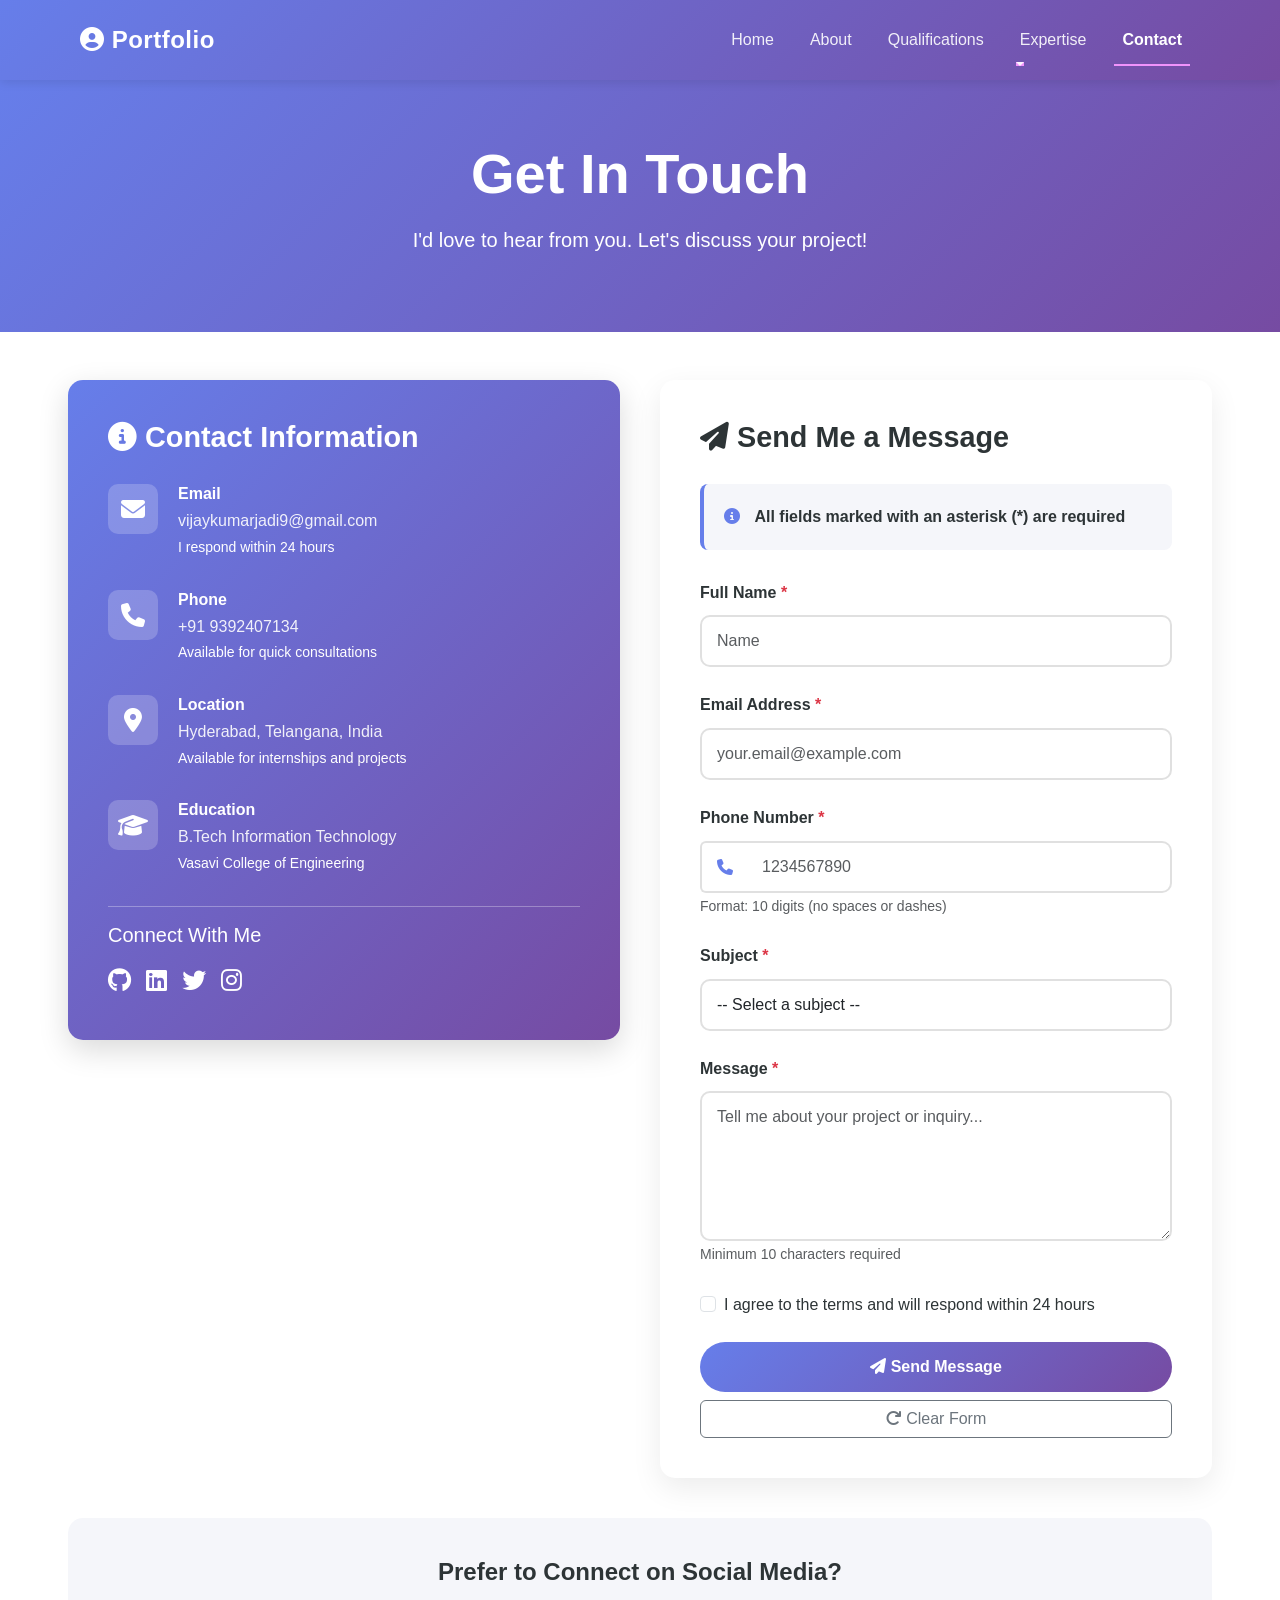
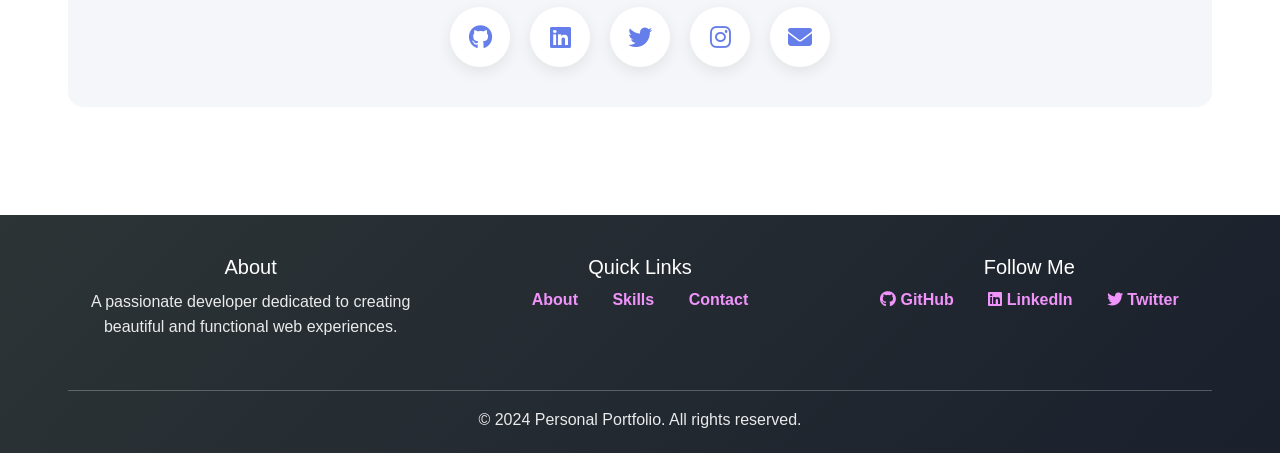
<file: contact.html>
<!DOCTYPE html>
<html lang="en">

<head>
  <meta charset="UTF-8">
  <meta name="viewport" content="width=device-width, initial-scale=1.0">
  <meta name="description" content="Contact Me - Professional Portfolio">
  <title>Contact - Personal Portfolio</title>

  <!-- Bootstrap 5 CSS -->
  <link href="https://cdn.jsdelivr.net/npm/bootstrap@5.3.0/dist/css/bootstrap.min.css" rel="stylesheet">

  <!-- Font Awesome for Icons -->
  <link rel="stylesheet" href="https://cdnjs.cloudflare.com/ajax/libs/font-awesome/6.4.0/css/all.min.css">

  <!-- Custom CSS -->
  <link rel="stylesheet" href="css/style.css">

  <style>
    .contact-container {
      display: grid;
      grid-template-columns: 1fr 1fr;
      gap: 40px;
      align-items: start;
    }

    .contact-info {
      background: linear-gradient(135deg, var(--primary-color) 0%, var(--secondary-color) 100%);
      color: white;
      border-radius: 15px;
      padding: 40px;
      box-shadow: 0 10px 30px rgba(0, 0, 0, 0.15);
    }

    .contact-info h3 {
      font-weight: 700;
      margin-bottom: 30px;
      font-size: 1.8rem;
    }

    .contact-item {
      display: flex;
      align-items: flex-start;
      margin-bottom: 30px;
      gap: 20px;
    }

    .contact-icon {
      width: 50px;
      height: 50px;
      background: rgba(255, 255, 255, 0.2);
      border-radius: 10px;
      display: flex;
      align-items: center;
      justify-content: center;
      font-size: 1.5rem;
      flex-shrink: 0;
    }

    .contact-content h5 {
      margin: 0 0 5px 0;
      font-weight: 700;
      font-size: 1rem;
    }

    .contact-content p {
      margin: 0;
      opacity: 0.9;
    }

    .contact-content a {
      color: white;
      text-decoration: none;
      word-break: break-word;
    }

    .contact-content a:hover {
      text-decoration: underline;
    }

    .form-section {
      background: white;
      border-radius: 15px;
      padding: 40px;
      box-shadow: 0 10px 30px rgba(0, 0, 0, 0.08);
    }

    .form-section h3 {
      color: var(--dark-color);
      font-weight: 700;
      margin-bottom: 30px;
      font-size: 1.8rem;
    }

    .form-group-custom {
      margin-bottom: 25px;
    }

    .form-label {
      font-weight: 700;
      color: var(--dark-color);
      margin-bottom: 10px;
      display: block;
    }

    .form-control,
    .form-select {
      border: 2px solid #e0e0e0;
      border-radius: 10px;
      padding: 12px 15px;
      font-size: 1rem;
      transition: all 0.3s ease;
      background: white;
    }

    .form-control:focus,
    .form-select:focus {
      border-color: var(--primary-color);
      box-shadow: 0 0 0 0.2rem rgba(102, 126, 234, 0.25);
      background: white;
    }

    .form-control.is-invalid,
    .form-select.is-invalid {
      border-color: #dc3545;
    }

    .form-control.is-invalid:focus,
    .form-select.is-invalid:focus {
      box-shadow: 0 0 0 0.2rem rgba(220, 53, 69, 0.25);
    }

    .invalid-feedback {
      display: block;
      color: #dc3545;
      font-size: 0.9rem;
      margin-top: 8px;
    }

    .input-group {
      gap: 0;
    }

    .input-group-text {
      background: white;
      border: 2px solid #e0e0e0;
      border-right: none;
      color: var(--primary-color);
      font-weight: 600;
      padding: 12px 15px;
    }

    .input-group .form-control {
      border-left: none;
      padding: 12px 15px;
      margin-left: -2px;
    }

    .input-group .form-control:focus {
      box-shadow: none;
    }

    textarea.form-control {
      resize: vertical;
      min-height: 150px;
    }

    .submit-btn {
      background: linear-gradient(135deg, var(--primary-color) 0%, var(--secondary-color) 100%);
      border: none;
      color: white;
      font-weight: 700;
      padding: 12px 40px;
      border-radius: 50px;
      font-size: 1rem;
      transition: all 0.3s ease;
      width: 100%;
    }

    .submit-btn:hover {
      transform: translateY(-3px);
      box-shadow: 0 10px 25px rgba(102, 126, 234, 0.4);
    }

    .submit-btn:active {
      transform: translateY(-1px);
    }

    .required-field::after {
      content: " *";
      color: #dc3545;
    }

    .form-info {
      background: var(--light-color);
      border-left: 4px solid var(--primary-color);
      padding: 20px;
      border-radius: 8px;
      margin-bottom: 30px;
    }

    .form-info i {
      color: var(--primary-color);
      margin-right: 10px;
    }

    @media (max-width: 992px) {
      .contact-container {
        grid-template-columns: 1fr;
      }

      .contact-info {
        order: 2;
      }

      .form-section {
        order: 1;
      }
    }

    .social-media-section {
      background: #f5f6fa;
      padding: 40px;
      border-radius: 15px;
      text-align: center;
      margin-top: 40px;
    }

    .social-media-section h4 {
      color: var(--dark-color);
      font-weight: 700;
      margin-bottom: 20px;
    }

    .social-icons {
      display: flex;
      justify-content: center;
      gap: 20px;
      flex-wrap: wrap;
    }

    .social-icon {
      width: 60px;
      height: 60px;
      border-radius: 50%;
      display: flex;
      align-items: center;
      justify-content: center;
      background: white;
      color: var(--primary-color);
      font-size: 1.5rem;
      transition: all 0.3s ease;
      box-shadow: 0 5px 15px rgba(0, 0, 0, 0.08);
      text-decoration: none;
    }

    .social-icon:hover {
      background: linear-gradient(135deg, var(--primary-color) 0%, var(--secondary-color) 100%);
      color: white;
      transform: translateY(-5px);
    }
  </style>
</head>

<body>

  <!-- Navigation Bar -->
  <nav class="navbar navbar-expand-lg navbar-dark sticky-top">
    <div class="container-fluid px-lg-5">
      <a class="navbar-brand" href="index.html">
        <i class="fas fa-user-circle"></i> Portfolio
      </a>
      <button class="navbar-toggler" type="button" data-bs-toggle="collapse" data-bs-target="#navbarNav"
        aria-controls="navbarNav" aria-expanded="false" aria-label="Toggle navigation">
        <span class="navbar-toggler-icon"></span>
      </button>
      <div class="collapse navbar-collapse" id="navbarNav">
        <ul class="navbar-nav ms-auto">
          <li class="nav-item">
            <a class="nav-link" href="index.html">Home</a>
          </li>
          <li class="nav-item">
            <a class="nav-link" href="about.html">About</a>
          </li>
          <li class="nav-item">
            <a class="nav-link" href="qualifications.html">Qualifications</a>
          </li>
          <li class="nav-item dropdown">
            <a class="nav-link dropdown-toggle" href="#" id="navbarDropdown" role="button" data-bs-toggle="dropdown"
              aria-expanded="false">
              Expertise
            </a>
            <ul class="dropdown-menu" aria-labelledby="navbarDropdown">
              <li><a class="dropdown-item" href="skills.html">Skills</a></li>
              <li><a class="dropdown-item" href="certifications.html">Certifications</a></li>
            </ul>
          </li>
          <li class="nav-item">
            <a class="nav-link active" href="contact.html">Contact</a>
          </li>
        </ul>
      </div>
    </div>
  </nav>

  <!-- Page Header -->
  <div style="background: linear-gradient(135deg, var(--primary-color) 0%, var(--secondary-color) 100%); color: white; padding: 60px 20px; text-align: center;">
    <h1 class="display-4 fw-bold mb-3">Get In Touch</h1>
    <p class="lead">I'd love to hear from you. Let's discuss your project!</p>
  </div>

  <!-- Contact Section -->
  <section class="py-5">
    <div class="container-fluid px-lg-5">
      <div class="contact-container">
        <!-- Contact Information -->
        <div class="contact-info">
          <h3><i class="fas fa-info-circle"></i> Contact Information</h3>

          <div class="contact-item">
            <div class="contact-icon">
              <i class="fas fa-envelope"></i>
            </div>
            <div class="contact-content">
              <h5>Email</h5>
              <p>
                <a href="mailto:vijaykumarjadi9@gmail.com">vijaykumarjadi9@gmail.com</a>
              </p>
              <small>I respond within 24 hours</small>
            </div>
          </div>

          <div class="contact-item">
            <div class="contact-icon">
              <i class="fas fa-phone"></i>
            </div>
            <div class="contact-content">
              <h5>Phone</h5>
              <p>
                <a href="tel:+919392407134">+91 9392407134</a>
              </p>
              <small>Available for quick consultations</small>
            </div>
          </div>

          <div class="contact-item">
            <div class="contact-icon">
              <i class="fas fa-map-marker-alt"></i>
            </div>
            <div class="contact-content">
              <h5>Location</h5>
              <p>Hyderabad, Telangana, India</p>
              <small>Available for internships and projects</small>
            </div>
          </div>

          <div class="contact-item">
            <div class="contact-icon">
              <i class="fas fa-graduation-cap"></i>
            </div>
            <div class="contact-content">
              <h5>Education</h5>
              <p>B.Tech Information Technology</p>
              <small>Vasavi College of Engineering</small>
            </div>
          </div>

          <hr style="opacity: 0.3;">

          <div>
            <h5 style="margin-bottom: 15px;">Connect With Me</h5>
            <div style="display: flex; gap: 15px;">
              <a href="#" style="color: white; font-size: 1.5rem; text-decoration: none;" data-bs-toggle="tooltip"
                title="GitHub">
                <i class="fab fa-github"></i>
              </a>
              <a href="#" style="color: white; font-size: 1.5rem; text-decoration: none;" data-bs-toggle="tooltip"
                title="LinkedIn">
                <i class="fab fa-linkedin"></i>
              </a>
              <a href="#" style="color: white; font-size: 1.5rem; text-decoration: none;" data-bs-toggle="tooltip"
                title="Twitter">
                <i class="fab fa-twitter"></i>
              </a>
              <a href="#" style="color: white; font-size: 1.5rem; text-decoration: none;" data-bs-toggle="tooltip"
                title="Instagram">
                <i class="fab fa-instagram"></i>
              </a>
            </div>
          </div>
        </div>

        <!-- Contact Form -->
        <div class="form-section">
          <h3><i class="fas fa-paper-plane"></i> Send Me a Message</h3>

          <div class="form-info">
            <i class="fas fa-info-circle"></i>
            <strong>All fields marked with an asterisk (*) are required</strong>
          </div>

          <form class="needs-validation contact-form" novalidate>
            <!-- Name Field -->
            <div class="form-group-custom">
              <label for="name" class="form-label required-field">Full Name</label>
              <input type="text" class="form-control" id="name" name="name" placeholder="Name" required>
              <div class="invalid-feedback"></div>
            </div>

            <!-- Email Field -->
            <div class="form-group-custom">
              <label for="email" class="form-label required-field">Email Address</label>
              <input type="email" class="form-control" id="email" name="email" placeholder="your.email@example.com"
                required>
              <div class="invalid-feedback"></div>
            </div>

            <!-- Phone Field with Input Group -->
            <div class="form-group-custom">
              <label for="phone" class="form-label required-field">Phone Number</label>
              <div class="input-group">
                <span class="input-group-text">
                  <i class="fas fa-phone"></i>
                </span>
                <input type="tel" class="form-control" id="phone" name="phone" placeholder="1234567890"
                  maxlength="10" required>
              </div>
              <small class="text-muted">Format: 10 digits (no spaces or dashes)</small>
              <div class="invalid-feedback"></div>
            </div>

            <!-- Subject Select -->
            <div class="form-group-custom">
              <label for="subject" class="form-label required-field">Subject</label>
              <select class="form-select" id="subject" name="subject" required>
                <option value="">-- Select a subject --</option>
                <option value="project">Project Inquiry</option>
                <option value="freelance">Freelance Opportunity</option>
                <option value="collaboration">Collaboration</option>
                <option value="hiring">Hiring Inquiry</option>
                <option value="other">Other</option>
              </select>
              <div class="invalid-feedback"></div>
            </div>

            <!-- Message Field -->
            <div class="form-group-custom">
              <label for="message" class="form-label required-field">Message</label>
              <textarea class="form-control" id="message" name="message"
                placeholder="Tell me about your project or inquiry..." required></textarea>
              <small class="text-muted">Minimum 10 characters required</small>
              <div class="invalid-feedback"></div>
            </div>

            

            <!-- Checkbox -->
            <div class="form-group-custom">
              <div class="form-check">
                <input class="form-check-input" type="checkbox" id="agree" name="agree" required>
                <label class="form-check-label" for="agree">
                  I agree to the terms and will respond within 24 hours
                </label>
              </div>
            </div>

            <!-- submit Button -->
            <button type="submit" class="submit-btn">
              <i class="fas fa-paper-plane"></i> Send Message
            </button>

            <!-- Reset Button -->
            <button type="reset" class="btn btn-outline-secondary w-100 mt-2">
              <i class="fas fa-redo"></i> Clear Form
            </button>
          </form>
        </div>
      </div>

      <!-- Social Media Section -->
      <div class="social-media-section">
        <h4>Prefer to Connect on Social Media?</h4>
        <div class="social-icons">
          <a href="https://github.com/vijaykumar352" class="social-icon" data-bs-toggle="tooltip" title="GitHub">
            <i class="fab fa-github"></i>
          </a>
          <a href="https://www.linkedin.com/in/jadi-vijaykumar-2a01b6332?utm_source=share_via&utm_content=profile&utm_medium=member_android" class="social-icon" data-bs-toggle="tooltip" title="LinkedIn">
            <i class="fab fa-linkedin"></i>
          </a>
          <a href="#" class="social-icon" data-bs-toggle="tooltip" title="Twitter">
            <i class="fab fa-twitter"></i>
          </a>
          <a href="#" class="social-icon" data-bs-toggle="tooltip" title="Instagram">
            <i class="fab fa-instagram"></i>
          </a>
          <a href="mailto:john.developer@example.com" class="social-icon" data-bs-toggle="tooltip" title="Email">
            <i class="fas fa-envelope"></i>
          </a>
        </div>
      </div>

    </div>
  </section>

  <!-- Footer -->
  <footer>
    <div class="container-fluid px-lg-5">
      <div class="row mb-4">
        <div class="col-md-4 mb-3">
          <h5>About</h5>
          <p>A passionate developer dedicated to creating beautiful and functional web experiences.</p>
        </div>
        <div class="col-md-4 mb-3">
          <h5>Quick Links</h5>
          <div class="footer-links">
            <a href="about.html">About</a>
            <a href="skills.html">Skills</a>
            <a href="contact.html">Contact</a>
          </div>
        </div>
        <div class="col-md-4 mb-3">
          <h5>Follow Me</h5>
          <div class="footer-links">
            <a href="#"><i class="fab fa-github"></i> GitHub</a>
            <a href="#"><i class="fab fa-linkedin"></i> LinkedIn</a>
            <a href="#"><i class="fab fa-twitter"></i> Twitter</a>
          </div>
        </div>
      </div>
      <hr>
      <p class="mb-0">&copy; 2024 Personal Portfolio. All rights reserved.</p>
    </div>
  </footer>

  <!-- Bootstrap 5 JS Bundle -->
  <script src="https://cdn.jsdelivr.net/npm/bootstrap@5.3.0/dist/js/bootstrap.bundle.min.js"></script>

  <!-- Custom JS -->
  <script src="js/script.js"></script>

</body>

</html>
</file>
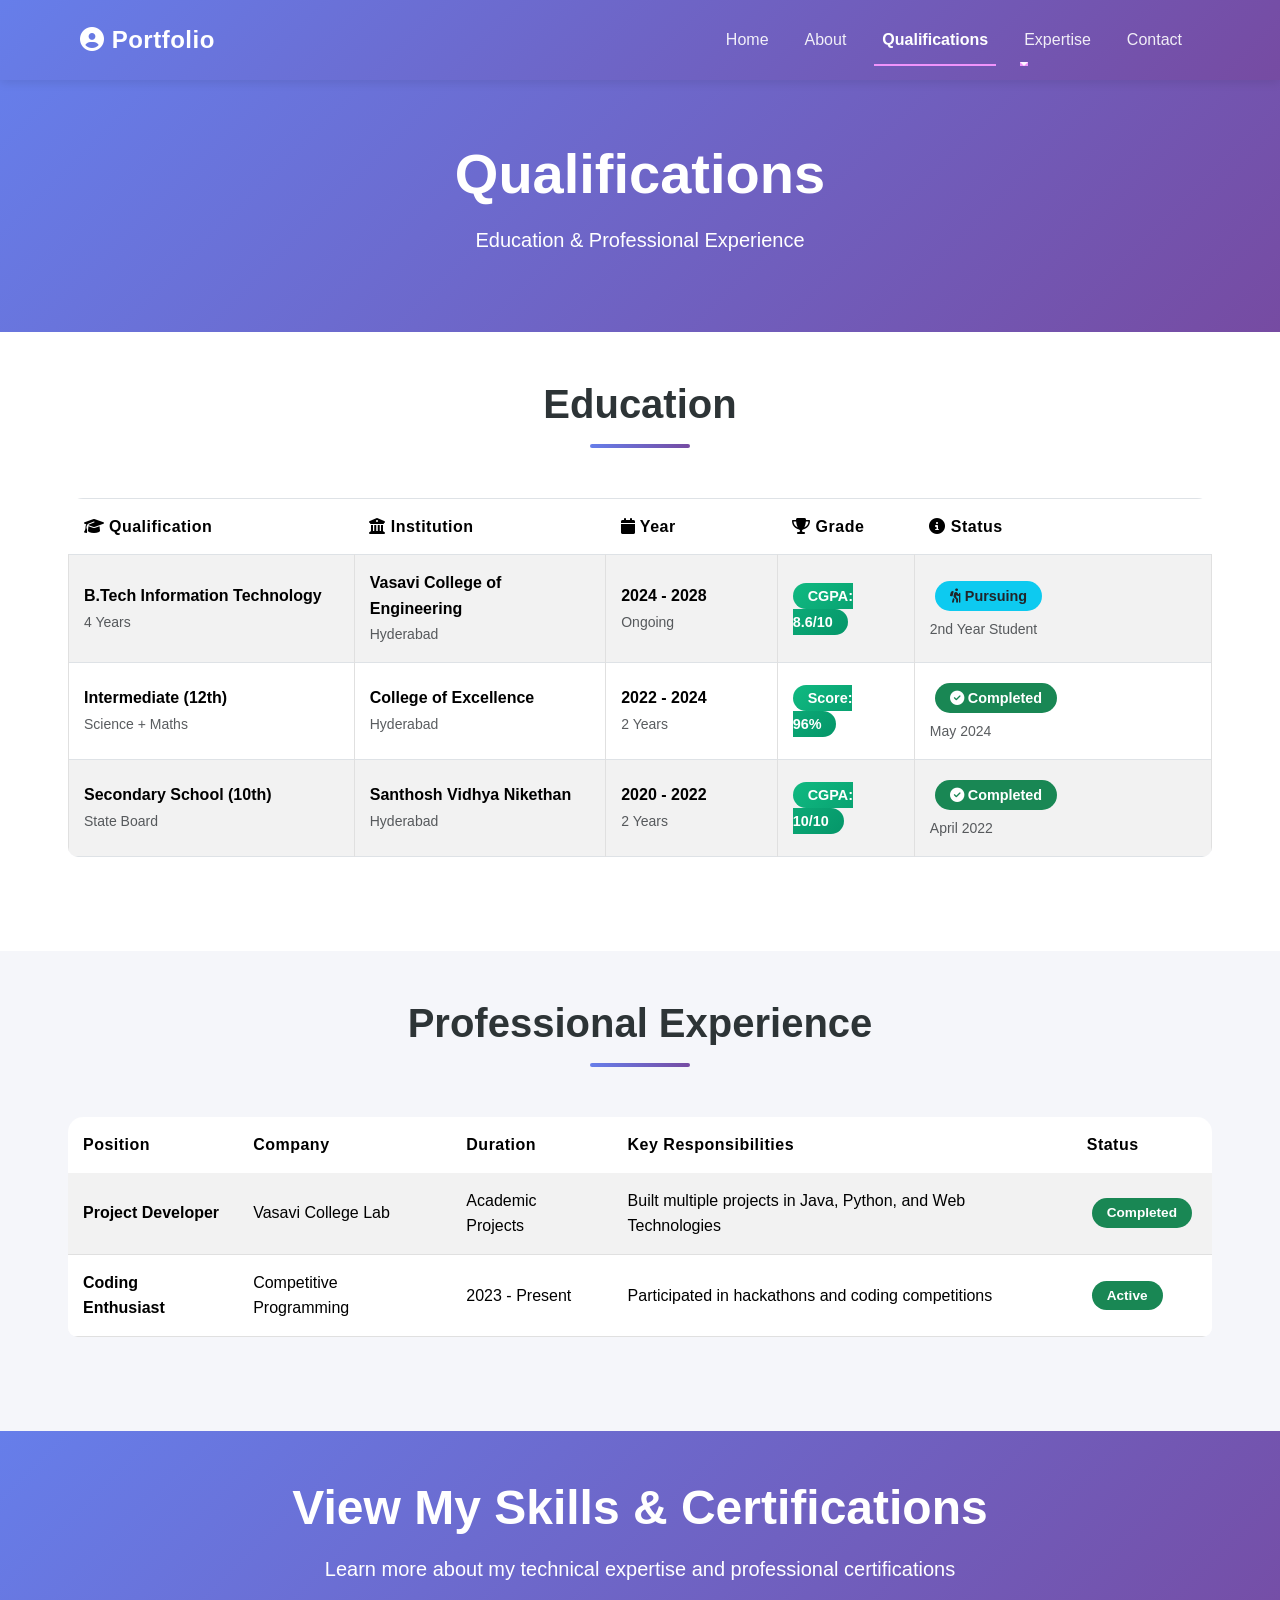
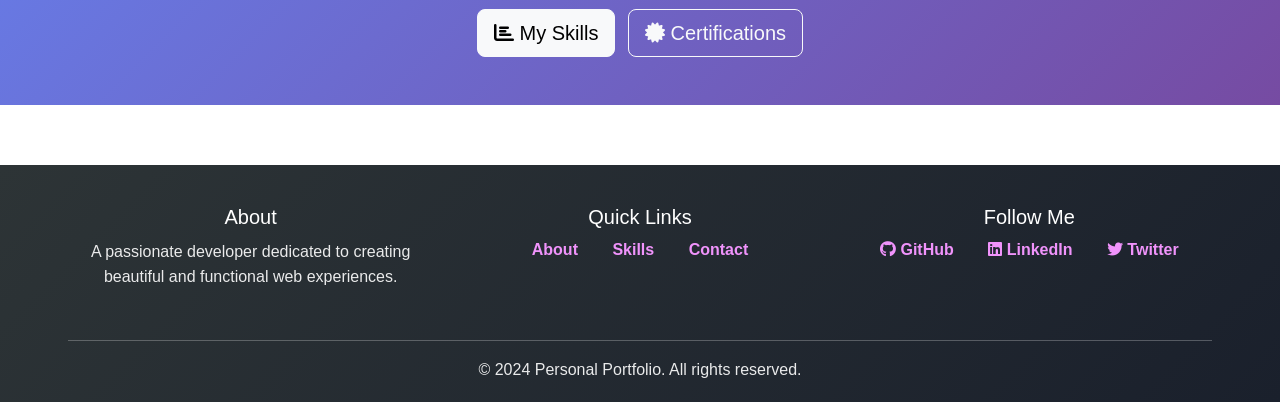
<file: qualifications.html>
<!DOCTYPE html>
<html lang="en">

<head>
  <meta charset="UTF-8">
  <meta name="viewport" content="width=device-width, initial-scale=1.0">
  <meta name="description" content="Qualifications - Professional Portfolio">
  <title>Qualifications - Personal Portfolio</title>

  <!-- Bootstrap 5 CSS -->
  <link href="https://cdn.jsdelivr.net/npm/bootstrap@5.3.0/dist/css/bootstrap.min.css" rel="stylesheet">

  <!-- Font Awesome for Icons -->
  <link rel="stylesheet" href="https://cdnjs.cloudflare.com/ajax/libs/font-awesome/6.4.0/css/all.min.css">

  <!-- Custom CSS -->
  <link rel="stylesheet" href="css/style.css">

  <style>
    .education-card {
      background: white;
      border-radius: 15px;
      overflow: hidden;
      margin-bottom: 20px;
      box-shadow: 0 5px 15px rgba(0, 0, 0, 0.08);
      transition: all 0.3s ease;
      border-left: 5px solid var(--primary-color);
    }

    .education-card:hover {
      transform: translateX(10px);
      box-shadow: 0 10px 30px rgba(0, 0, 0, 0.15);
    }

    .education-card-header {
      background: linear-gradient(135deg, var(--primary-color) 0%, var(--secondary-color) 100%);
      color: white;
      padding: 20px;
    }

    .education-card-header h4 {
      margin: 0 0 5px 0;
      font-weight: 700;
    }

    .education-card-header p {
      margin: 0;
      opacity: 0.9;
    }

    .education-card-body {
      padding: 20px;
    }

    .qualification-badge {
      display: inline-block;
      background: var(--light-color);
      padding: 10px 15px;
      border-radius: 20px;
      margin-right: 10px;
      margin-bottom: 10px;
      color: var(--primary-color);
      font-weight: 600;
    }

    .gpa-badge {
      background: linear-gradient(135deg, #10b981 0%, #059669 100%);
      color: white;
      padding: 5px 15px;
      border-radius: 20px;
      font-size: 0.9rem;
      font-weight: 700;
    }

    .table-responsive {
      border-radius: 15px;
      overflow-x: auto;
      -webkit-overflow-scrolling: touch;
      margin-bottom: 30px;
    }

    .table-responsive table {
      min-width: 700px;
    }

    .course-tags {
      margin-top: 15px;
    }

    .course-tag {
      display: inline-block;
      background: var(--light-color);
      padding: 6px 12px;
      border-radius: 15px;
      font-size: 0.85rem;
      margin: 5px 5px 5px 0;
      color: var(--primary-color);
    }

    .cert-badge {
      background: linear-gradient(135deg, var(--primary-color) 0%, var(--secondary-color) 100%);
      color: white;
      padding: 8px 15px;
      border-radius: 5px;
      font-size: 0.75rem;
      font-weight: 700;
      text-transform: uppercase;
    }

    /* Enhanced Table Striping */
    .table-striped tbody tr:nth-of-type(odd) {
      background-color: rgba(102, 126, 234, 0.08);
    }

    .table-striped tbody tr:nth-of-type(even) {
      background-color: white;
    }

    .table thead {
      background: linear-gradient(135deg, var(--primary-color) 0%, var(--secondary-color) 100%);
      color: white;
      position: sticky;
      top: 0;
    }

    .table thead th {
      border: none;
      padding: 15px;
      font-weight: 700;
      letter-spacing: 0.5px;
      vertical-align: middle;
    }

    .table tbody td {
      padding: 15px;
      vertical-align: middle;
      border-color: #e0e0e0;
    }

    .table tbody tr:hover {
      background-color: rgba(102, 126, 234, 0.15) !important;
      transform: scale(1.01);
    }
  </style>
</head>

<body>

  <!-- Navigation Bar -->
  <nav class="navbar navbar-expand-lg navbar-dark sticky-top">
    <div class="container-fluid px-lg-5">
      <a class="navbar-brand" href="index.html">
        <i class="fas fa-user-circle"></i> Portfolio
      </a>
      <button class="navbar-toggler" type="button" data-bs-toggle="collapse" data-bs-target="#navbarNav"
        aria-controls="navbarNav" aria-expanded="false" aria-label="Toggle navigation">
        <span class="navbar-toggler-icon"></span>
      </button>
      <div class="collapse navbar-collapse" id="navbarNav">
        <ul class="navbar-nav ms-auto">
          <li class="nav-item">
            <a class="nav-link" href="index.html">Home</a>
          </li>
          <li class="nav-item">
            <a class="nav-link" href="about.html">About</a>
          </li>
          <li class="nav-item">
            <a class="nav-link active" href="qualifications.html">Qualifications</a>
          </li>
          <li class="nav-item dropdown">
            <a class="nav-link dropdown-toggle" href="#" id="navbarDropdown" role="button" data-bs-toggle="dropdown"
              aria-expanded="false">
              Expertise
            </a>
            <ul class="dropdown-menu" aria-labelledby="navbarDropdown">
              <li><a class="dropdown-item" href="skills.html">Skills</a></li>
              <li><a class="dropdown-item" href="certifications.html">Certifications</a></li>
            </ul>
          </li>
          <li class="nav-item">
            <a class="nav-link" href="contact.html">Contact</a>
          </li>
        </ul>
      </div>
    </div>
  </nav>

  <!-- Page Header -->
  <div style="background: linear-gradient(135deg, var(--primary-color) 0%, var(--secondary-color) 100%); color: white; padding: 60px 20px; text-align: center;">
    <h1 class="display-4 fw-bold mb-3">Qualifications</h1>
    <p class="lead">Education & Professional Experience</p>
  </div>

  <!-- Education Section -->
  <section class="py-5">
    <div class="container-fluid px-lg-5">
      <h2 class="section-title">Education</h2>
      
      <!-- Education Table -->
      <div class="table-responsive">
        <table class="table table-striped table-hover table-bordered">
          <thead>
            <tr>
              <th width="25%"><i class="fas fa-graduation-cap"></i> Qualification</th>
              <th width="22%"><i class="fas fa-university"></i> Institution</th>
              <th width="15%"><i class="fas fa-calendar"></i> Year</th>
              <th width="12%"><i class="fas fa-trophy"></i> Grade</th>
              <th width="26%"><i class="fas fa-info-circle"></i> Status</th>
            </tr>
          </thead>
          <tbody>
            <tr>
              <td>
                <strong>B.Tech Information Technology</strong>
                <br>
                <small class="text-muted">4 Years</small>
              </td>
              <td>
                <strong>Vasavi College of Engineering</strong>
                <br>
                <small class="text-muted">Hyderabad</small>
              </td>
              <td>
                <strong>2024 - 2028</strong>
                <br>
                <small class="text-muted">Ongoing</small>
              </td>
              <td>
                <span class="gpa-badge">CGPA: 8.6/10</span>
              </td>
              <td>
                <span class="badge bg-info text-dark" style="font-size: 0.9rem;"><i class="fas fa-person-hiking"></i> Pursuing</span>
                <br>
                <small class="text-muted mt-2">2nd Year Student</small>
              </td>
            </tr>
            <tr>
              <td>
                <strong>Intermediate (12th)</strong>
                <br>
                <small class="text-muted">Science + Maths</small>
              </td>
              <td>
                <strong> College of Excellence</strong>
                <br>
                <small class="text-muted">Hyderabad</small>
              </td>
              <td>
                <strong>2022 - 2024</strong>
                <br>
                <small class="text-muted">2 Years</small>
              </td>
              <td>
                <span class="gpa-badge">Score: 96%</span>
              </td>
              <td>
                <span class="badge bg-success" style="font-size: 0.9rem;"><i class="fas fa-check-circle"></i> Completed</span>
                <br>
                <small class="text-muted mt-2">May 2024</small>
              </td>
            </tr>
            <tr>
              <td>
                <strong>Secondary School (10th)</strong>
                <br>
                <small class="text-muted">State Board</small>
              </td>
              <td>
                <strong>Santhosh Vidhya Nikethan</strong>
                <br>
                <small class="text-muted">Hyderabad</small>
              </td>
              <td>
                <strong>2020 - 2022</strong>
                <br>
                <small class="text-muted">2 Years</small>
              </td>
              <td>
                <span class="gpa-badge">CGPA: 10/10</span>
              </td>
              <td>
                <span class="badge bg-success" style="font-size: 0.9rem;"><i class="fas fa-check-circle"></i> Completed</span>
                <br>
                <small class="text-muted mt-2">April 2022</small>
              </td>
            </tr>
          </tbody>
        </table>
      </div>

    </div>
  </section>

  <!-- Experience Section -->
  <section class="py-5" style="background: #f5f6fa;">
    <div class="container-fluid px-lg-5">
      <h2 class="section-title">Professional Experience</h2>
      <div class="table-responsive">
        <table class="table table-hover table-striped">
          <thead>
            <tr>
              <th>Position</th>
              <th>Company</th>
              <th>Duration</th>
              <th>Key Responsibilities</th>
              <th>Status</th>
            </tr>
          </thead>
          <tbody>
            <tr>
              <td>
                <strong>Project Developer</strong>
              </td>
              <td>Vasavi College Lab</td>
              <td>Academic Projects</td>
              <td>
                Built multiple projects in Java, Python, and Web Technologies
              </td>
              <td><span class="badge bg-success">Completed</span></td>
            </tr>
            <tr>
              <td>
                <strong>Coding Enthusiast</strong>
              </td>
              <td>Competitive Programming</td>
              <td>2023 - Present</td>
              <td>
                Participated in hackathons and coding competitions
              </td>
              <td><span class="badge bg-success">Active</span></td>
            </tr>
          </tbody>
        </table>
      </div>
    </div>
  </section>

  <!-- Call to Action -->
  <section class="py-5" style="background: linear-gradient(135deg, var(--primary-color) 0%, var(--secondary-color) 100%); color: white;">
    <div class="container-fluid px-lg-5 text-center">
      <h2 class="display-5 fw-bold mb-3">View My Skills & Certifications</h2>
      <p class="fs-5 mb-4">Learn more about my technical expertise and professional certifications</p>
      <a href="skills.html" class="btn btn-light btn-lg">
        <i class="fas fa-chart-bar"></i> My Skills
      </a>
      <a href="certifications.html" class="btn btn-outline-light btn-lg ms-2">
        <i class="fas fa-certificate"></i> Certifications
      </a>
    </div>
  </section>

  <!-- Footer -->
  <footer>
    <div class="container-fluid px-lg-5">
      <div class="row mb-4">
        <div class="col-md-4 mb-3">
          <h5>About</h5>
          <p>A passionate developer dedicated to creating beautiful and functional web experiences.</p>
        </div>
        <div class="col-md-4 mb-3">
          <h5>Quick Links</h5>
          <div class="footer-links">
            <a href="about.html">About</a>
            <a href="skills.html">Skills</a>
            <a href="contact.html">Contact</a>
          </div>
        </div>
        <div class="col-md-4 mb-3">
          <h5>Follow Me</h5>
          <div class="footer-links">
            <a href="#"><i class="fab fa-github"></i> GitHub</a>
            <a href="#"><i class="fab fa-linkedin"></i> LinkedIn</a>
            <a href="#"><i class="fab fa-twitter"></i> Twitter</a>
          </div>
        </div>
      </div>
      <hr>
      <p class="mb-0">&copy; 2024 Personal Portfolio. All rights reserved.</p>
    </div>
  </footer>

  <!-- Bootstrap 5 JS Bundle -->
  <script src="https://cdn.jsdelivr.net/npm/bootstrap@5.3.0/dist/js/bootstrap.bundle.min.js"></script>

  <!-- Custom JS -->
  <script src="js/script.js"></script>

</body>

</html>
</file>
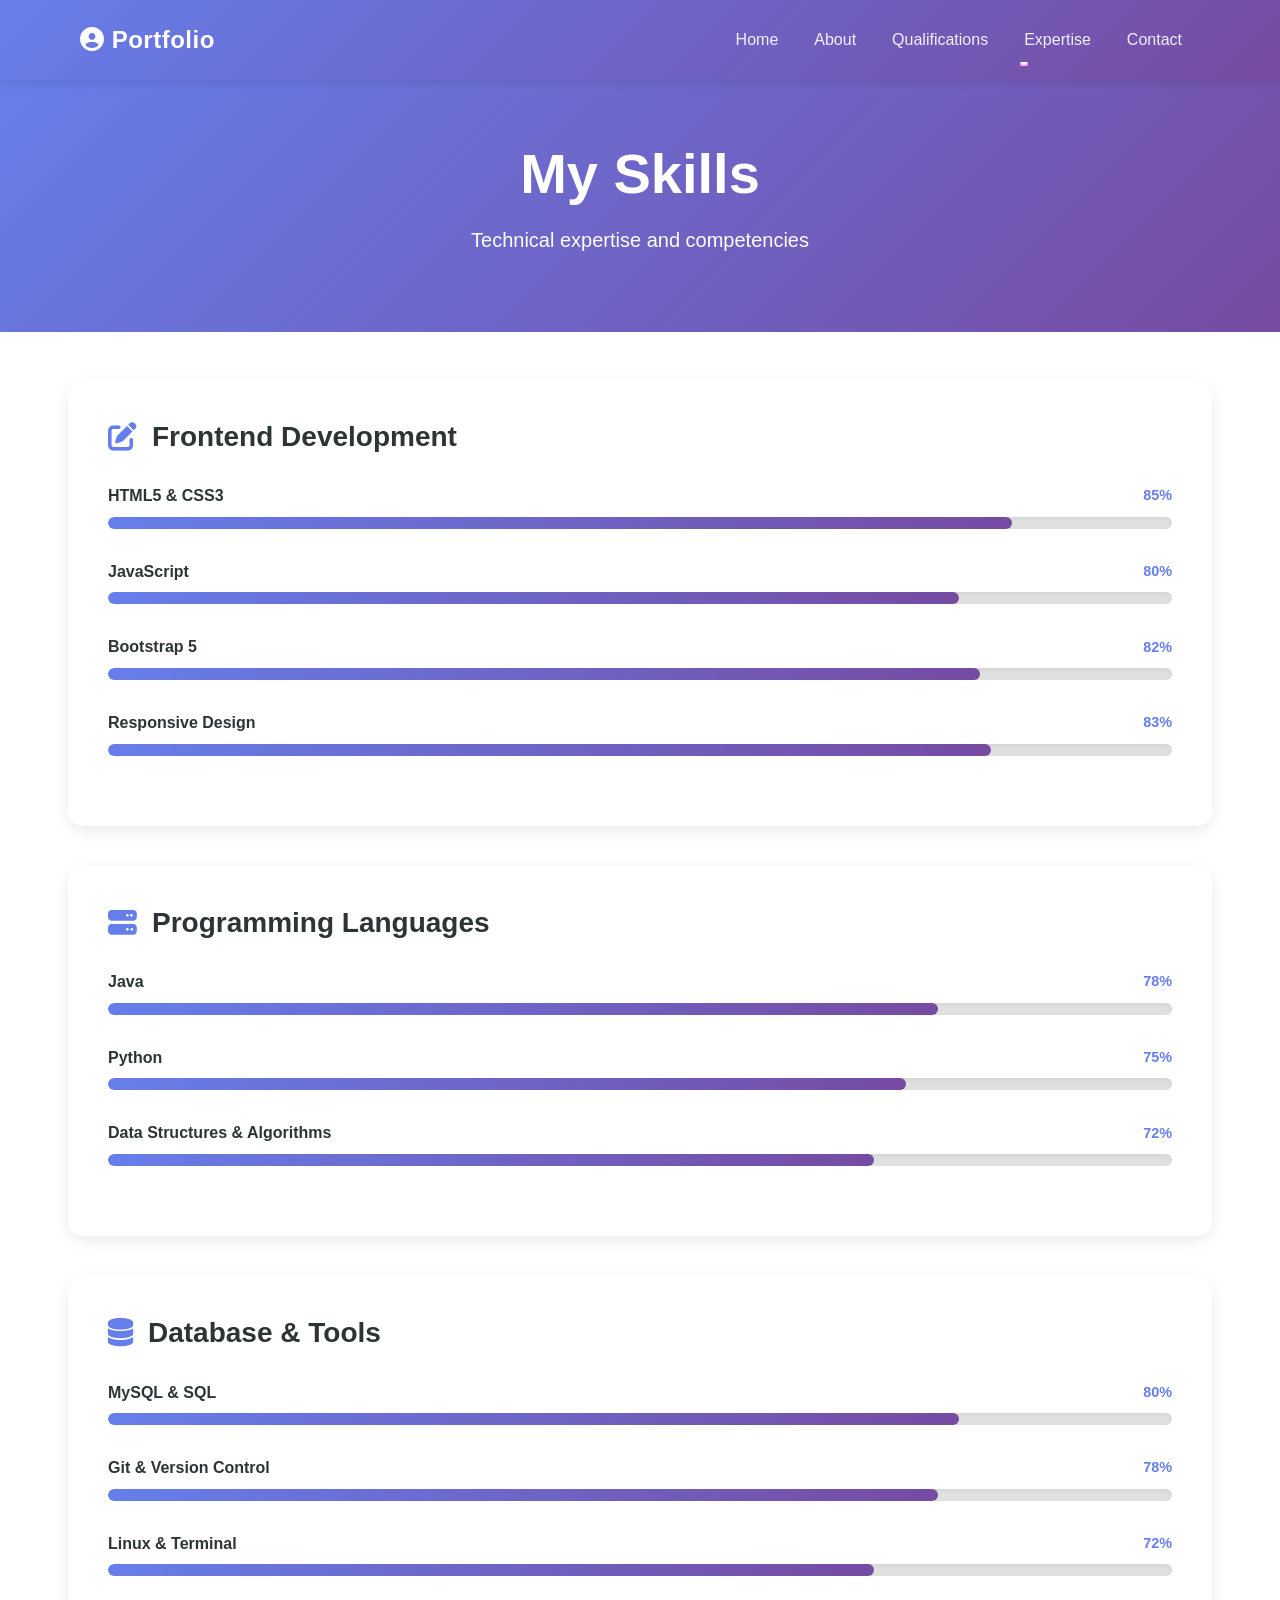
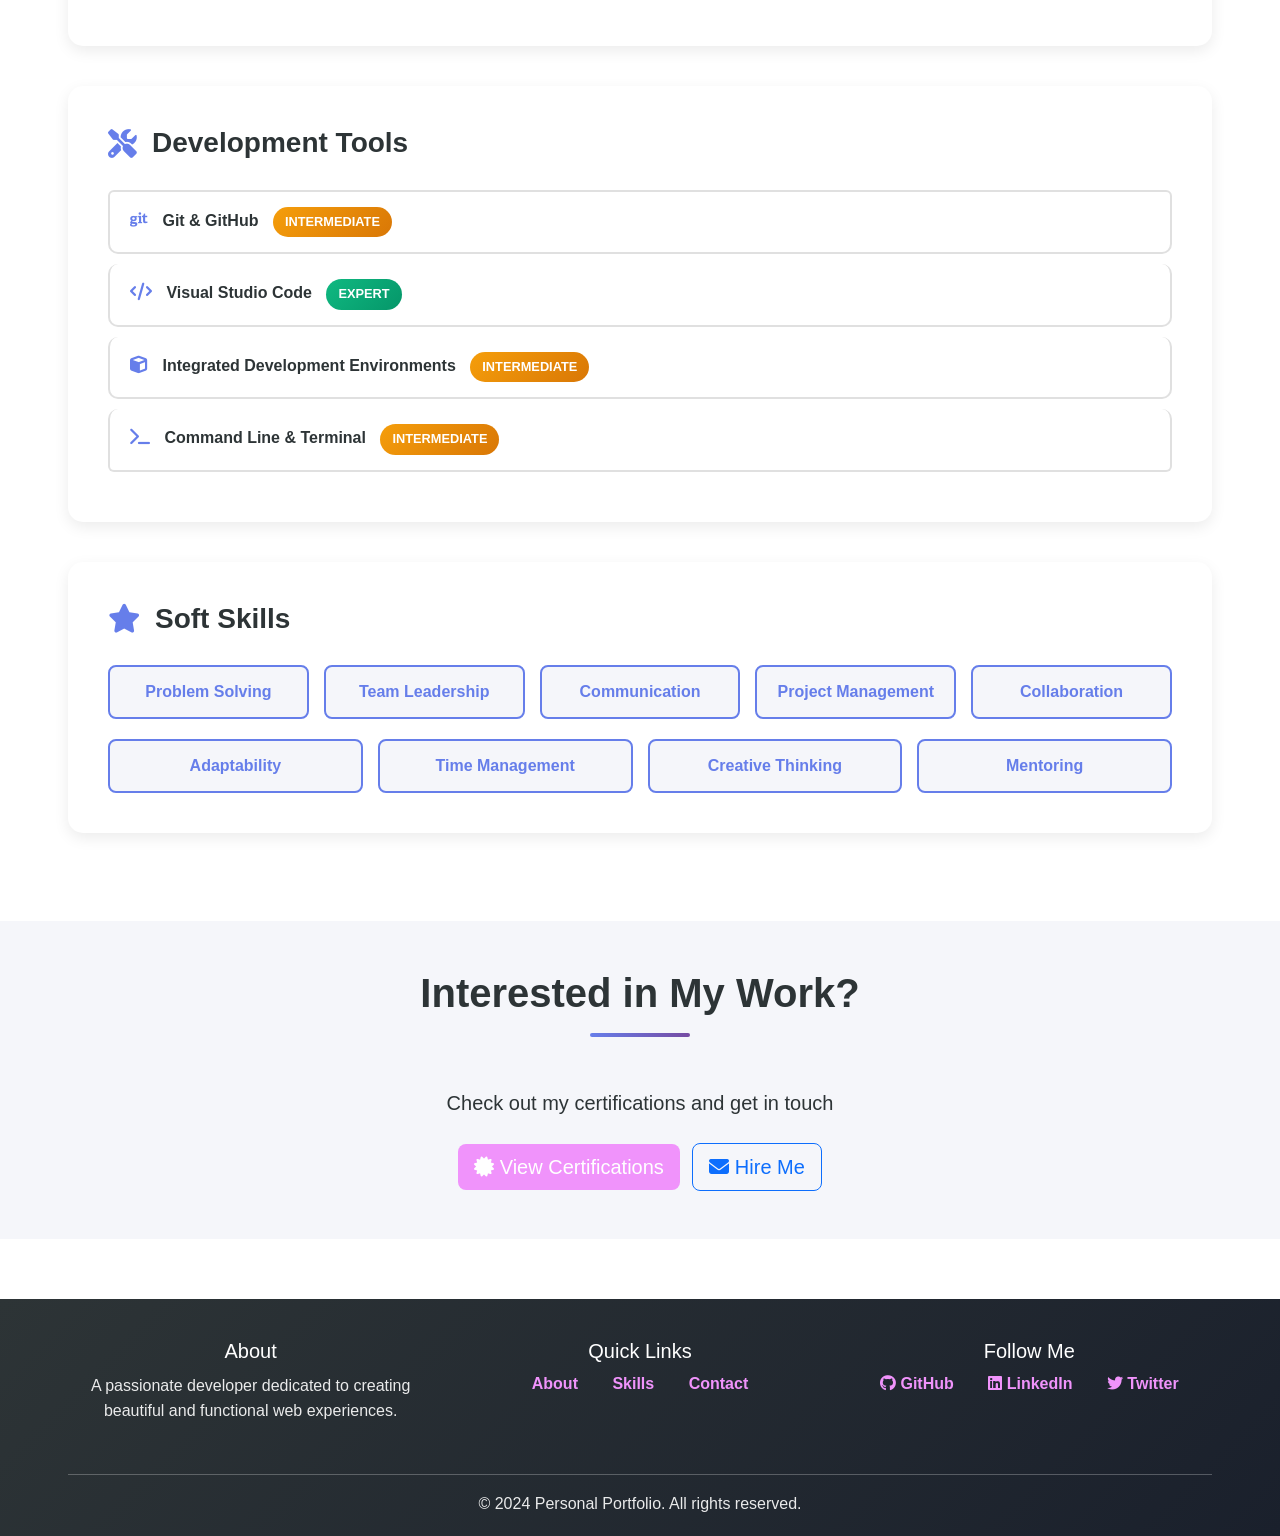
<file: skills.html>
<!DOCTYPE html>
<html lang="en">

<head>
  <meta charset="UTF-8">
  <meta name="viewport" content="width=device-width, initial-scale=1.0">
  <meta name="description" content="Skills - Professional Portfolio">
  <title>Skills - Personal Portfolio</title>

  <!-- Bootstrap 5 CSS -->
  <link href="https://cdn.jsdelivr.net/npm/bootstrap@5.3.0/dist/css/bootstrap.min.css" rel="stylesheet">

  <!-- Font Awesome for Icons -->
  <link rel="stylesheet" href="https://cdnjs.cloudflare.com/ajax/libs/font-awesome/6.4.0/css/all.min.css">

  <!-- Custom CSS -->
  <link rel="stylesheet" href="css/style.css">

  <style>
    .skill-category {
      background: white;
      border-radius: 15px;
      padding: 40px;
      margin-bottom: 40px;
      box-shadow: 0 5px 15px rgba(0, 0, 0, 0.08);
    }

    .skill-category h3 {
      color: var(--dark-color);
      font-weight: 700;
      margin-bottom: 30px;
      display: flex;
      align-items: center;
      gap: 15px;
    }

    .skill-category h3 i {
      color: var(--primary-color);
      font-size: 1.8rem;
    }

    .skill-item {
      margin-bottom: 30px;
    }

    .skill-name {
      display: flex;
      justify-content: space-between;
      align-items: center;
      margin-bottom: 8px;
    }

    .skill-name-label {
      font-weight: 600;
      color: var(--dark-color);
    }

    .skill-level {
      font-weight: 700;
      color: var(--primary-color);
      font-size: 0.9rem;
    }

    .progress {
      background: #e0e0e0;
      height: 12px;
    }

    .list-group-item {
      border: 2px solid #e0e0e0;
      border-radius: 10px;
      padding: 15px 20px;
      margin-bottom: 10px;
      background: white;
      transition: all 0.3s ease;
    }

    .list-group-item:hover {
      border-color: var(--primary-color);
      background: var(--light-color);
      transform: translateX(5px);
    }

    .list-group-item i {
      color: var(--primary-color);
      margin-right: 10px;
      font-size: 1.1rem;
    }

    .list-group-item strong {
      color: var(--dark-color);
    }

    .skill-stats {
      display: grid;
      grid-template-columns: repeat(auto-fit, minmax(180px, 1fr));
      gap: 20px;
      margin-top: 40px;
    }

    .stat-card {
      background: linear-gradient(135deg, var(--primary-color) 0%, var(--secondary-color) 100%);
      color: white;
      border-radius: 15px;
      padding: 30px;
      text-align: center;
    }

    .stat-number {
      font-size: 2.5rem;
      font-weight: 700;
      margin-bottom: 10px;
    }

    .stat-label {
      font-size: 0.9rem;
      opacity: 0.9;
    }

    .expertise-grid {
      display: grid;
      grid-template-columns: repeat(auto-fit, minmax(150px, 1fr));
      gap: 15px;
      margin-top: 20px;
    }

    .expertise-badge {
      background: var(--light-color);
      border: 2px solid var(--primary-color);
      color: var(--primary-color);
      padding: 12px 20px;
      border-radius: 8px;
      text-align: center;
      font-weight: 600;
      transition: all 0.3s ease;
      cursor: pointer;
    }

    .expertise-badge:hover {
      background: var(--primary-color);
      color: white;
      transform: scale(1.05);
    }

    @media (max-width: 576px) {
      .expertise-grid {
        grid-template-columns: 1fr;
      }
    }

    .proficiency-level {
      display: inline-block;
      padding: 5px 12px;
      border-radius: 20px;
      font-size: 0.8rem;
      font-weight: 700;
      margin-left: 10px;
      text-transform: uppercase;
    }

    .proficiency-expert {
      background: linear-gradient(135deg, #10b981 0%, #059669 100%);
      color: white;
    }

    .proficiency-intermediate {
      background: linear-gradient(135deg, #f59e0b 0%, #d97706 100%);
      color: white;
    }

    .proficiency-beginner {
      background: linear-gradient(135deg, #6366f1 0%, #4f46e5 100%);
      color: white;
    }
  </style>
</head>

<body>

  <!-- Navigation Bar -->
  <nav class="navbar navbar-expand-lg navbar-dark sticky-top">
    <div class="container-fluid px-lg-5">
      <a class="navbar-brand" href="index.html">
        <i class="fas fa-user-circle"></i> Portfolio
      </a>
      <button class="navbar-toggler" type="button" data-bs-toggle="collapse" data-bs-target="#navbarNav"
        aria-controls="navbarNav" aria-expanded="false" aria-label="Toggle navigation">
        <span class="navbar-toggler-icon"></span>
      </button>
      <div class="collapse navbar-collapse" id="navbarNav">
        <ul class="navbar-nav ms-auto">
          <li class="nav-item">
            <a class="nav-link" href="index.html">Home</a>
          </li>
          <li class="nav-item">
            <a class="nav-link" href="about.html">About</a>
          </li>
          <li class="nav-item">
            <a class="nav-link" href="qualifications.html">Qualifications</a>
          </li>
          <li class="nav-item dropdown">
            <a class="nav-link dropdown-toggle active" href="#" id="navbarDropdown" role="button" data-bs-toggle="dropdown"
              aria-expanded="false">
              Expertise
            </a>
            <ul class="dropdown-menu" aria-labelledby="navbarDropdown">
              <li><a class="dropdown-item" href="skills.html">Skills</a></li>
              <li><a class="dropdown-item" href="certifications.html">Certifications</a></li>
            </ul>
          </li>
          <li class="nav-item">
            <a class="nav-link" href="contact.html">Contact</a>
          </li>
        </ul>
      </div>
    </div>
  </nav>

  <!-- Page Header -->
  <div style="background: linear-gradient(135deg, var(--primary-color) 0%, var(--secondary-color) 100%); color: white; padding: 60px 20px; text-align: center;">
    <h1 class="display-4 fw-bold mb-3">My Skills</h1>
    <p class="lead">Technical expertise and competencies</p>
  </div>

  <!-- Skills Content -->
  <section class="py-5">
    <div class="container-fluid px-lg-5">
      <!-- Frontend Skills -->
      <div class="skill-category">
        <h3><i class="fas fa-edit"></i> Frontend Development</h3>
        
        <div class="skill-item">
          <div class="skill-name">
            <span class="skill-name-label">HTML5 & CSS3</span>
            <span class="skill-level">85%</span>
          </div>
          <div class="progress">
            <div class="progress-bar" role="progressbar" style="width: 85%" aria-valuenow="85" aria-valuemin="0" aria-valuemax="100"></div>
          </div>
        </div>

        <div class="skill-item">
          <div class="skill-name">
            <span class="skill-name-label">JavaScript</span>
            <span class="skill-level">80%</span>
          </div>
          <div class="progress">
            <div class="progress-bar" role="progressbar" style="width: 80%" aria-valuenow="80" aria-valuemin="0" aria-valuemax="100"></div>
          </div>
        </div>

        <div class="skill-item">
          <div class="skill-name">
            <span class="skill-name-label">Bootstrap 5</span>
            <span class="skill-level">82%</span>
          </div>
          <div class="progress">
            <div class="progress-bar" role="progressbar" style="width: 82%" aria-valuenow="82" aria-valuemin="0" aria-valuemax="100"></div>
          </div>
        </div>

        <div class="skill-item">
          <div class="skill-name">
            <span class="skill-name-label">Responsive Design</span>
            <span class="skill-level">83%</span>
          </div>
          <div class="progress">
            <div class="progress-bar" role="progressbar" style="width: 83%" aria-valuenow="83" aria-valuemin="0" aria-valuemax="100"></div>
          </div>
        </div>
      </div>

      <!-- Backend Development -->
      <div class="skill-category">
        <h3><i class="fas fa-server"></i> Programming Languages</h3>
        
        <div class="skill-item">
          <div class="skill-name">
            <span class="skill-name-label">Java</span>
            <span class="skill-level">78%</span>
          </div>
          <div class="progress">
            <div class="progress-bar" role="progressbar" style="width: 78%" aria-valuenow="78" aria-valuemin="0" aria-valuemax="100"></div>
          </div>
        </div>

        <div class="skill-item">
          <div class="skill-name">
            <span class="skill-name-label">Python</span>
            <span class="skill-level">75%</span>
          </div>
          <div class="progress">
            <div class="progress-bar" role="progressbar" style="width: 75%" aria-valuenow="75" aria-valuemin="0" aria-valuemax="100"></div>
          </div>
        </div>

        <div class="skill-item">
          <div class="skill-name">
            <span class="skill-name-label">Data Structures & Algorithms</span>
            <span class="skill-level">72%</span>
          </div>
          <div class="progress">
            <div class="progress-bar" role="progressbar" style="width: 72%" aria-valuenow="72" aria-valuemin="0" aria-valuemax="100"></div>
          </div>
        </div>
      </div>

      <!-- Database Skills -->
      <div class="skill-category">
        <h3><i class="fas fa-database"></i> Database & Tools</h3>
        
        <div class="skill-item">
          <div class="skill-name">
            <span class="skill-name-label">MySQL & SQL</span>
            <span class="skill-level">80%</span>
          </div>
          <div class="progress">
            <div class="progress-bar" role="progressbar" style="width: 80%" aria-valuenow="80" aria-valuemin="0" aria-valuemax="100"></div>
          </div>
        </div>

        <div class="skill-item">
          <div class="skill-name">
            <span class="skill-name-label">Git & Version Control</span>
            <span class="skill-level">78%</span>
          </div>
          <div class="progress">
            <div class="progress-bar" role="progressbar" style="width: 78%" aria-valuenow="78" aria-valuemin="0" aria-valuemax="100"></div>
          </div>
        </div>

        <div class="skill-item">
          <div class="skill-name">
            <span class="skill-name-label">Linux & Terminal</span>
            <span class="skill-level">72%</span>
          </div>
          <div class="progress">
            <div class="progress-bar" role="progressbar" style="width: 72%" aria-valuenow="72" aria-valuemin="0" aria-valuemax="100"></div>
          </div>
        </div>
      </div>

      <!-- Tools & Technologies -->
      <div class="skill-category">
        <h3><i class="fas fa-tools"></i> Development Tools</h3>
        <div class="list-group">
          <div class="list-group-item">
            <i class="fab fa-git"></i>
            <strong>Git & GitHub</strong>
            <span class="proficiency-level proficiency-intermediate">Intermediate</span>
          </div>
          <div class="list-group-item">
            <i class="fas fa-code"></i>
            <strong>Visual Studio Code</strong>
            <span class="proficiency-level proficiency-expert">Expert</span>
          </div>
          <div class="list-group-item">
            <i class="fas fa-cube"></i>
            <strong>Integrated Development Environments</strong>
            <span class="proficiency-level proficiency-intermediate">Intermediate</span>
          </div>
          <div class="list-group-item">
            <i class="fas fa-terminal"></i>
            <strong>Command Line & Terminal</strong>
            <span class="proficiency-level proficiency-intermediate">Intermediate</span>
          </div>
        </div>
      </div>

      <!-- Soft Skills -->
      <div class="skill-category">
        <h3><i class="fas fa-star"></i> Soft Skills</h3>
        <div class="expertise-grid">
          <div class="expertise-badge">Problem Solving</div>
          <div class="expertise-badge">Team Leadership</div>
          <div class="expertise-badge">Communication</div>
          <div class="expertise-badge">Project Management</div>
          <div class="expertise-badge">Collaboration</div>
        </div>
        <div class="expertise-grid">
          <div class="expertise-badge">Adaptability</div>
          <div class="expertise-badge">Time Management</div>
          <div class="expertise-badge">Creative Thinking</div>
          <div class="expertise-badge">Mentoring</div>
        </div>
      </div>
    </div>
  </section>

  <!-- Call to Action -->
  <section class="py-5" style="background: #f5f6fa;">
    <div class="container-fluid px-lg-5 text-center">
      <h2 class="section-title">Interested in My Work?</h2>
      <p class="fs-5 mb-4">Check out my certifications and get in touch</p>
      <a href="certifications.html" class="btn btn-primary btn-lg">
        <i class="fas fa-certificate"></i> View Certifications
      </a>
      <a href="contact.html" class="btn btn-outline-primary btn-lg ms-2">
        <i class="fas fa-envelope"></i> Hire Me
      </a>
    </div>
  </section>

  <!-- Footer -->
  <footer>
    <div class="container-fluid px-lg-5">
      <div class="row mb-4">
        <div class="col-md-4 mb-3">
          <h5>About</h5>
          <p>A passionate developer dedicated to creating beautiful and functional web experiences.</p>
        </div>
        <div class="col-md-4 mb-3">
          <h5>Quick Links</h5>
          <div class="footer-links">
            <a href="about.html">About</a>
            <a href="skills.html">Skills</a>
            <a href="contact.html">Contact</a>
          </div>
        </div>
        <div class="col-md-4 mb-3">
          <h5>Follow Me</h5>
          <div class="footer-links">
            <a href="#"><i class="fab fa-github"></i> GitHub</a>
            <a href="#"><i class="fab fa-linkedin"></i> LinkedIn</a>
            <a href="#"><i class="fab fa-twitter"></i> Twitter</a>
          </div>
        </div>
      </div>
      <hr>
      <p class="mb-0">&copy; 2024 Personal Portfolio. All rights reserved.</p>
    </div>
  </footer>

  <!-- Bootstrap 5 JS Bundle -->
  <script src="https://cdn.jsdelivr.net/npm/bootstrap@5.3.0/dist/js/bootstrap.bundle.min.js"></script>

  <!-- Custom JS -->
  <script src="js/script.js"></script>

</body>

</html>
</file>
<file: css/style.css>
/* ==========================================
   Personal Portfolio Website - Custom CSS
   ========================================== */

:root {
  --primary-color: #667eea;
  --secondary-color: #764ba2;
  --accent-color: #f093fb;
  --dark-color: #2d3436;
  --light-color: #f5f6fa;
  --success-color: #10b981;
  --danger-color: #ef4444;
  --warning-color: #f59e0b;
}

* {
  transition: all 0.3s ease;
}

/* ==========================================
   General Styles
   ========================================== */

body {
  font-family: 'Segoe UI', Tahoma, Geneva, Verdana, sans-serif;
  color: var(--dark-color);
  line-height: 1.6;
  overflow-x: hidden;
}

html {
  scroll-behavior: smooth;
}

/* ==========================================
   Navbar Styles
   ========================================== */

.navbar {
  background: linear-gradient(135deg, var(--primary-color) 0%, var(--secondary-color) 100%);
  box-shadow: 0 2px 10px rgba(0, 0, 0, 0.1);
  padding: 1rem 2rem;
}

.navbar-brand {
  font-weight: 700;
  font-size: 1.5rem;
  color: white !important;
  letter-spacing: 0.5px;
}

.navbar-brand:hover {
  transform: scale(1.05);
}

.nav-link {
  color: rgba(255, 255, 255, 0.9) !important;
  font-weight: 500;
  margin: 0 10px;
  position: relative;
}

.nav-link::after {
  content: '';
  position: absolute;
  bottom: -5px;
  left: 0;
  width: 0;
  height: 2px;
  background: var(--accent-color);
  transition: width 0.3s ease;
}

.nav-link:hover::after,
.nav-link.active::after {
  width: 100%;
}

.nav-link.active {
  color: white !important;
  font-weight: 700;
}

.dropdown-menu {
  background: linear-gradient(135deg, var(--primary-color) 0%, var(--secondary-color) 100%);
  border: none;
  border-radius: 10px;
  margin-top: 10px;
  box-shadow: 0 5px 15px rgba(0, 0, 0, 0.2);
}

.dropdown-item {
  color: rgba(255, 255, 255, 0.9);
  font-weight: 500;
  transition: all 0.3s ease;
}

.dropdown-item:hover {
  background: rgba(255, 255, 255, 0.2);
  color: white;
  padding-left: 2rem;
}

/* ==========================================
   Hero Section / Jumbotron
   ========================================== */

.hero {
  background: linear-gradient(135deg, var(--primary-color) 0%, var(--secondary-color) 100%);
  color: white;
  padding: 120px 20px;
  text-align: center;
  min-height: 70vh;
  display: flex;
  align-items: center;
  justify-content: center;
  position: relative;
  overflow: hidden;
}

.hero::before {
  content: '';
  position: absolute;
  top: 0;
  left: 0;
  right: 0;
  bottom: 0;
  background: url('data:image/svg+xml,<svg xmlns="http://www.w3.org/2000/svg" viewBox="0 0 1000 1000"><defs><pattern id="grid" width="40" height="40" patternUnits="userSpaceOnUse"><path d="M 40 0 L 0 0 0 40" fill="none" stroke="rgba(255,255,255,0.1)" stroke-width="1"/></pattern></defs><rect width="1000" height="1000" fill="url(%23grid)" /></svg>');
  opacity: 0.5;
}

.hero-content {
  position: relative;
  z-index: 1;
  animation: fadeInUp 1s ease;
}

.hero h1 {
  font-size: 4rem;
  font-weight: 700;
  margin-bottom: 20px;
  text-shadow: 2px 2px 4px rgba(0, 0, 0, 0.2);
}

.hero p {
  font-size: 1.5rem;
  margin-bottom: 30px;
  opacity: 0.95;
}

.hero .btn {
  font-weight: 600;
  padding: 12px 35px;
  border-radius: 50px;
  margin: 10px;
  font-size: 1rem;
  transition: transform 0.3s ease, box-shadow 0.3s ease;
}

.btn-primary {
  background: var(--accent-color);
  border: none;
  color: white;
}

.btn-primary:hover {
  background: #ff77eb;
  transform: translateY(-3px);
  box-shadow: 0 10px 25px rgba(240, 147, 251, 0.4);
}

.btn-outline-light:hover {
  background: white;
  color: var(--primary-color);
  transform: translateY(-3px);
  box-shadow: 0 10px 25px rgba(255, 255, 255, 0.3);
}

/* ==========================================
   Section Styles
   ========================================== */

section {
  padding: 80px 20px;
}

.section-title {
  font-size: 2.5rem;
  font-weight: 700;
  color: var(--dark-color);
  margin-bottom: 50px;
  text-align: center;
  position: relative;
  padding-bottom: 20px;
}

.section-title::after {
  content: '';
  position: absolute;
  bottom: 0;
  left: 50%;
  transform: translateX(-50%);
  width: 100px;
  height: 4px;
  background: linear-gradient(90deg, var(--primary-color), var(--secondary-color));
  border-radius: 10px;
}

/* ==========================================
   Cards
   ========================================== */

.card {
  border: none;
  border-radius: 15px;
  overflow: hidden;
  box-shadow: 0 8px 20px rgba(0, 0, 0, 0.08);
  transition: transform 0.3s ease, box-shadow 0.3s ease;
  height: 100%;
}

.card:hover {
  transform: translateY(-10px);
  box-shadow: 0 15px 40px rgba(0, 0, 0, 0.15);
}

.project-img {
  width: 100%;
  height: 200px;
  object-fit: cover;
  display: block;
}

.card-body {
  padding: 30px;
}

.card-header {
  background: linear-gradient(135deg, var(--primary-color) 0%, var(--secondary-color) 100%);
  color: white;
  border: none;
  padding: 20px 30px;
  font-weight: 600;
}

/* ==========================================
   Profile Section
   ========================================== */

.profile-img {
  width: 150px;
  height: 150px;
  border-radius: 50%;
  object-fit: cover;
  border: 5px solid var(--primary-color);
  box-shadow: 0 8px 20px rgba(102, 126, 234, 0.3);
  margin: 20px auto;
}

.social-links a {
  display: inline-flex;
  align-items: center;
  justify-content: center;
  width: 45px;
  height: 45px;
  background: var(--light-color);
  color: var(--primary-color);
  border-radius: 50%;
  margin: 0 8px;
  font-size: 1.2rem;
  transition: all 0.3s ease;
}

.social-links a:hover {
  background: linear-gradient(135deg, var(--primary-color) 0%, var(--secondary-color) 100%);
  color: white;
  transform: translateY(-5px);
}

/* ==========================================
   Progress Bars
   ========================================== */

.progress {
  height: 10px;
  border-radius: 10px;
  background: var(--light-color);
  margin-bottom: 20px;
  box-shadow: inset 0 2px 4px rgba(0, 0, 0, 0.05);
}

.progress-bar {
  border-radius: 10px;
  background: linear-gradient(90deg, var(--primary-color), var(--secondary-color));
  font-weight: 600;
}

.skill-item {
  margin-bottom: 30px;
}

.skill-name {
  font-weight: 600;
  color: var(--dark-color);
  margin-bottom: 8px;
  display: flex;
  justify-content: space-between;
}

.skill-percentage {
  color: var(--primary-color);
  font-weight: 700;
}

/* ==========================================
   Badges
   ========================================== */

.badge {
  padding: 8px 15px;
  border-radius: 20px;
  font-weight: 600;
  font-size: 0.85rem;
  margin: 5px;
  display: inline-block;
}

.badge-primary {
  background: linear-gradient(135deg, var(--primary-color), var(--secondary-color));
}

.badge-success {
  background: var(--success-color);
}

.badge-warning {
  background: var(--warning-color);
}

/* ==========================================
   Tables
   ========================================== */

.table {
  border-radius: 10px;
  overflow: hidden;
}

.table thead {
  background: linear-gradient(135deg, var(--primary-color) 0%, var(--secondary-color) 100%);
  color: white;
}

.table th {
  border: none;
  padding: 15px;
  font-weight: 600;
  letter-spacing: 0.5px;
}

.table td {
  padding: 12px 15px;
  vertical-align: middle;
  border-color: #e0e0e0;
}

.table tbody tr:hover {
  background: var(--light-color);
}

.table-striped tbody tr:nth-of-type(odd) {
  background: rgba(102, 126, 234, 0.05);
}

/* ==========================================
   Forms
   ========================================== */

.form-control,
.form-select {
  border: 2px solid #e0e0e0;
  border-radius: 10px;
  padding: 12px 15px;
  font-size: 1rem;
  transition: all 0.3s ease;
}

.form-control:focus,
.form-select:focus {
  border-color: var(--primary-color);
  box-shadow: 0 0 0 0.2rem rgba(102, 126, 234, 0.25);
  color: var(--dark-color);
}

.form-label {
  font-weight: 600;
  color: var(--dark-color);
  margin-bottom: 8px;
}

.input-group-text {
  background: white;
  border: 2px solid #e0e0e0;
  border-right: none;
  color: var(--primary-color);
  font-weight: 600;
}

.input-group .form-control:focus {
  border-left: 2px solid var(--primary-color);
}

/* ==========================================
   Alerts
   ========================================== */

.alert {
  border: none;
  border-radius: 10px;
  border-left: 5px solid;
  padding: 15px 20px;
  margin-bottom: 20px;
}

.alert-success {
  background: rgba(16, 185, 129, 0.1);
  border-left-color: var(--success-color);
  color: var(--success-color);
}

.alert-danger {
  background: rgba(239, 68, 68, 0.1);
  border-left-color: var(--danger-color);
  color: var(--danger-color);
}

.alert-warning {
  background: rgba(245, 158, 11, 0.1);
  border-left-color: var(--warning-color);
  color: var(--warning-color);
}

/* ==========================================
   Modal
   ========================================== */

.modal-content {
  border: none;
  border-radius: 15px;
  box-shadow: 0 20px 60px rgba(0, 0, 0, 0.3);
}

.modal-header {
  background: linear-gradient(135deg, var(--primary-color) 0%, var(--secondary-color) 100%);
  color: white;
  border: none;
  padding: 25px;
  border-radius: 15px 15px 0 0;
}

.modal-title {
  font-weight: 700;
  font-size: 1.3rem;
  letter-spacing: 0.5px;
}

.btn-close {
  filter: brightness(0) invert(1);
  opacity: 0.7;
}

.btn-close:hover {
  opacity: 1;
}

/* ==========================================
   Accordion
   ========================================== */

.accordion-button {
  background: white;
  color: var(--dark-color);
  font-weight: 600;
  border: 2px solid #e0e0e0;
  border-radius: 10px;
  margin-bottom: 10px;
}

.accordion-button:not(.collapsed) {
  background: linear-gradient(135deg, var(--primary-color) 0%, var(--secondary-color) 100%);
  color: white;
  border-color: transparent;
  box-shadow: none;
}

.accordion-button:focus {
  border-color: var(--primary-color);
  box-shadow: 0 0 0 0.25rem rgba(102, 126, 234, 0.25);
}

.accordion-body {
  background: var(--light-color);
  border: 2px solid #e0e0e0;
  border-top: none;
  border-radius: 0 0 10px 10px;
  padding: 20px;
}

/* ==========================================
   Carousel
   ========================================== */

.carousel {
  border-radius: 15px;
  overflow: hidden;
  box-shadow: 0 10px 30px rgba(0, 0, 0, 0.15);
}

.carousel-item {
  height: 500px;
  background: var(--light-color);
}

.carousel-caption {
  background: linear-gradient(to top, rgba(0, 0, 0, 0.8), transparent);
  bottom: 0;
  left: 0;
  right: 0;
  top: auto;
  padding: 40px 20px 20px;
}

.carousel-control-prev-icon,
.carousel-control-next-icon {
  background: rgba(102, 126, 234, 0.7);
  padding: 20px;
  border-radius: 50%;
}

/* ==========================================
   Animations
   ========================================== */

@keyframes fadeInUp {
  from {
    opacity: 0;
    transform: translateY(30px);
  }
  to {
    opacity: 1;
    transform: translateY(0);
  }
}

@keyframes slideInLeft {
  from {
    opacity: 0;
    transform: translateX(-50px);
  }
  to {
    opacity: 1;
    transform: translateX(0);
  }
}

.fade-in-up {
  animation: fadeInUp 0.8s ease;
}

.slide-in-left {
  animation: slideInLeft 0.8s ease;
}

/* ==========================================
   Footer
   ========================================== */

footer {
  background: linear-gradient(135deg, var(--dark-color) 0%, #1a202c 100%);
  color: white;
  padding: 40px 20px 20px;
  text-align: center;
  margin-top: 60px;
}

footer p {
  margin: 10px 0;
  opacity: 0.9;
}

.footer-links a {
  color: var(--accent-color);
  text-decoration: none;
  font-weight: 600;
  margin: 0 15px;
}

.footer-links a:hover {
  text-decoration: underline;
  color: white;
}

/* ==========================================
   Responsive Design
   ========================================== */

@media (max-width: 768px) {
  .hero h1 {
    font-size: 2.5rem;
  }

  .hero p {
    font-size: 1.1rem;
  }

  .section-title {
    font-size: 2rem;
  }

  section {
    padding: 60px 15px;
  }

  .navbar {
    padding: 1rem 1rem;
  }

  .nav-link {
    margin: 10px 0;
  }

  .card {
    margin-bottom: 20px;
  }

  .profile-img {
    width: 120px;
    height: 120px;
  }

  .table {
    font-size: 0.9rem;
  }

  .table th,
  .table td {
    padding: 10px;
  }
}

@media (max-width: 576px) {
  .hero {
    padding: 80px 15px;
    min-height: 60vh;
  }

  .hero h1 {
    font-size: 2rem;
  }

  .hero p {
    font-size: 1rem;
  }

  .hero .btn {
    padding: 10px 25px;
    font-size: 0.9rem;
    margin: 5px;
    width: 100%;
  }

  .social-links a {
    width: 40px;
    height: 40px;
    margin: 5px 5px;
  }

  .skill-item {
    margin-bottom: 20px;
  }
}

/* ==========================================
   Utility Classes
   ========================================== */

.text-gradient {
  background: linear-gradient(135deg, var(--primary-color), var(--secondary-color));
  -webkit-background-clip: text;
  -webkit-text-fill-color: transparent;
  background-clip: text;
}

.shadow-custom {
  box-shadow: 0 8px 20px rgba(0, 0, 0, 0.1) !important;
}

.border-gradient {
  border-top: 3px solid;
  border-image: linear-gradient(90deg, var(--primary-color), var(--secondary-color)) 1;
}

.rounded-custom {
  border-radius: 15px;
}

.transition-all {
  transition: all 0.3s ease;
}
</file>
